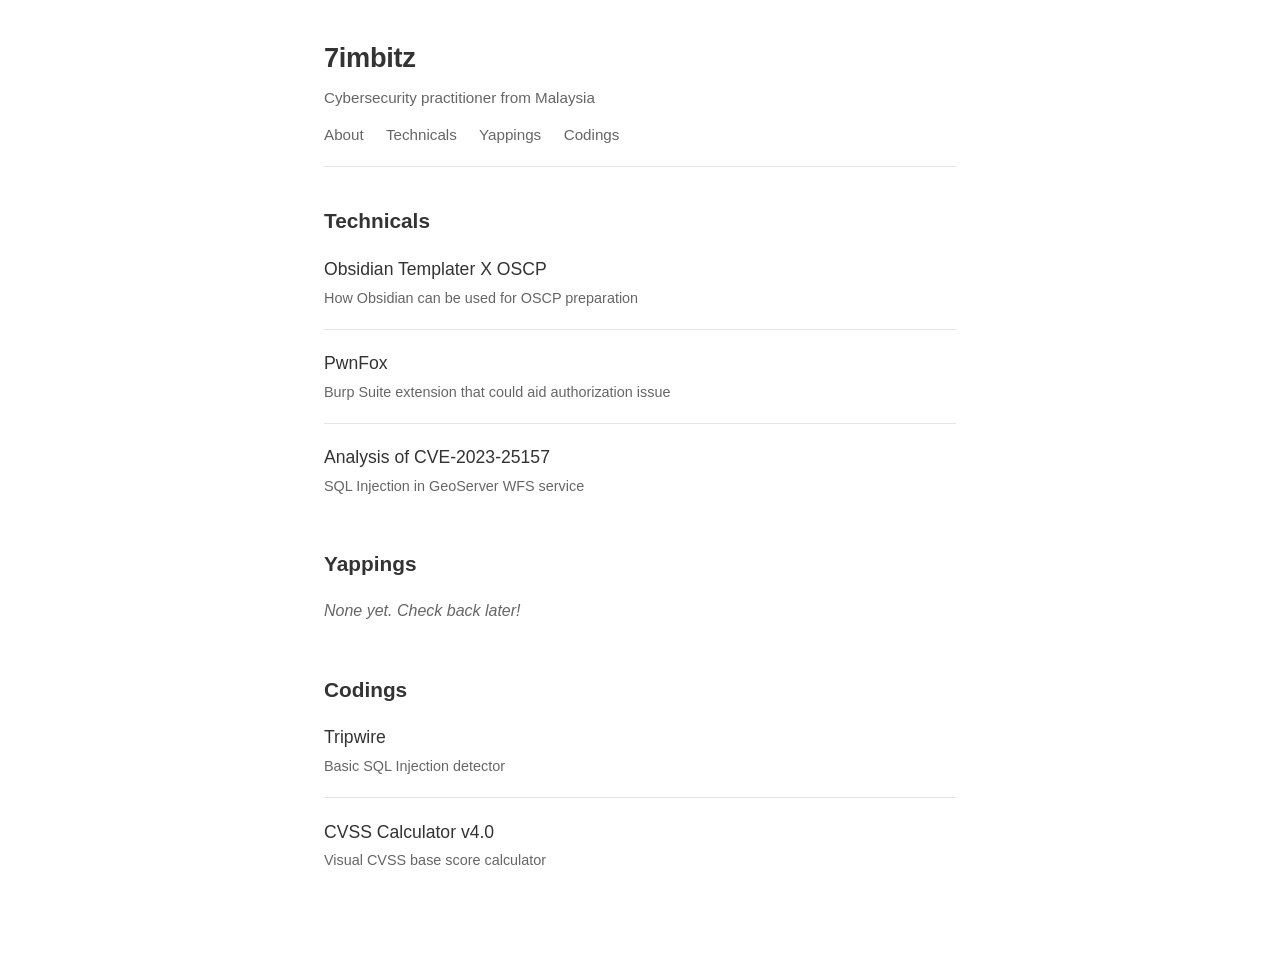
<file: index.html>
<!DOCTYPE html>
<html lang="en">
<head>
    <meta charset="UTF-8">
    <meta name="viewport" content="width=device-width, initial-scale=1.0">
    <title>7imbitz</title>
    <link rel="stylesheet" href="/style.css">
</head>
<body>
    <header>
        <h1><a href="/">7imbitz</a></h1>
        <p class="tagline">Cybersecurity practitioner from Malaysia</p>
        <nav>
            <a href="/docs/aboutMe.html">About</a>            
            <a href="/docs/technicals.html">Technicals</a>
            <a href="/docs/yappings.html">Yappings</a>
            <a href="/docs/codings.html">Codings</a>
        </nav>
    </header>

    <main>
        <h2 class="category-title">Technicals</h2>
        <ul class="post-list">
            <li>
                <a href="/docs/Writings/Templater-OSCP.html">Obsidian Templater X OSCP</a>
                <p class="desc">How Obsidian can be used for OSCP preparation</p>
            </li>
            <li>
                <a href="/docs/Writings/PwnFox.html">PwnFox</a>
                <p class="desc">Burp Suite extension that could aid authorization issue</p>
            </li>
            <li>
                <a href="/docs/N-Day/CVE-2023-25157.html">Analysis of CVE-2023-25157</a>
                <p class="desc">SQL Injection in GeoServer WFS service</p>
            </li>
        </ul>

        <h2 class="category-title">Yappings</h2>
        <p class="empty-note">None yet. Check back later!</p>

        <h2 class="category-title">Codings</h2>
        <ul class="post-list">
            <li>
                <a href="/docs/Programming/Tripwire.html">Tripwire</a>
                <p class="desc">Basic SQL Injection detector</p>
            </li>
            <li>
                <a href="/cvss/">CVSS Calculator v4.0</a>
                <p class="desc">Visual CVSS base score calculator</p>
            </li>
        </ul>
    </main>
</body>
</html>
</file>
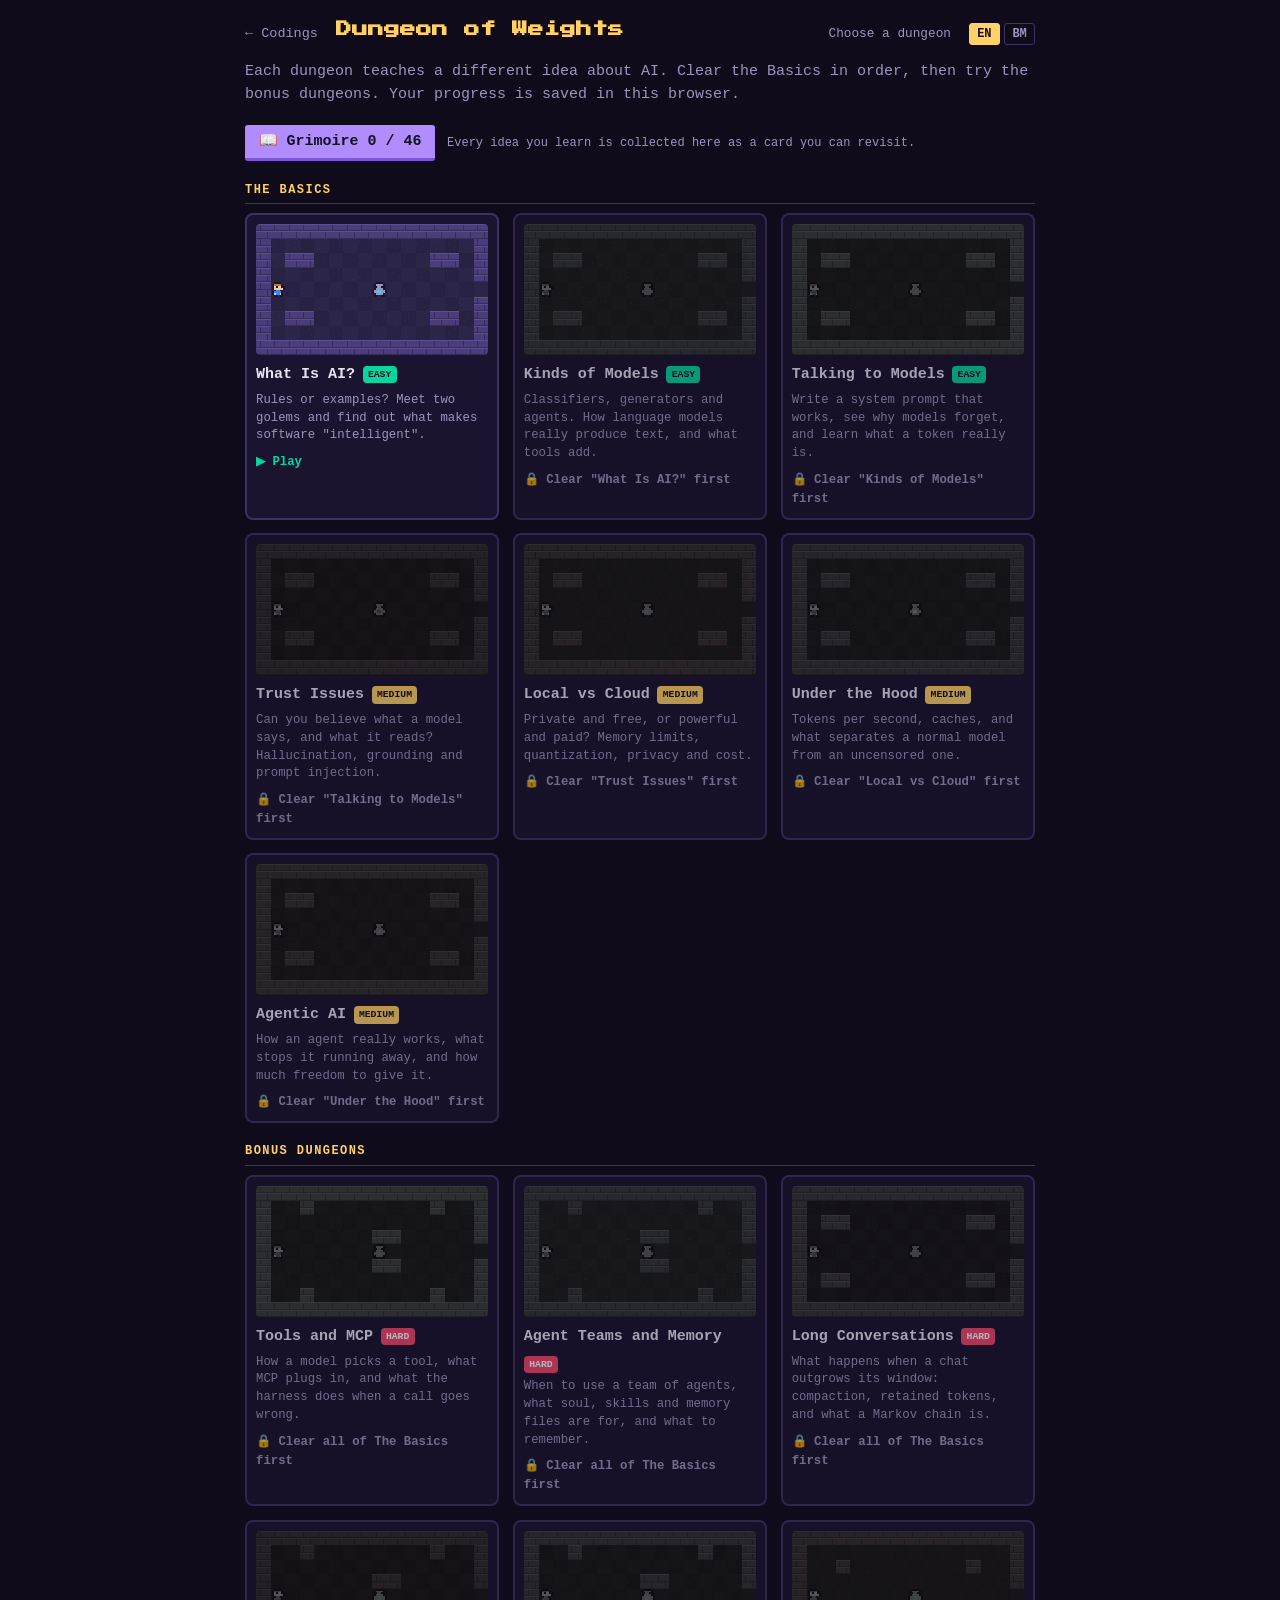
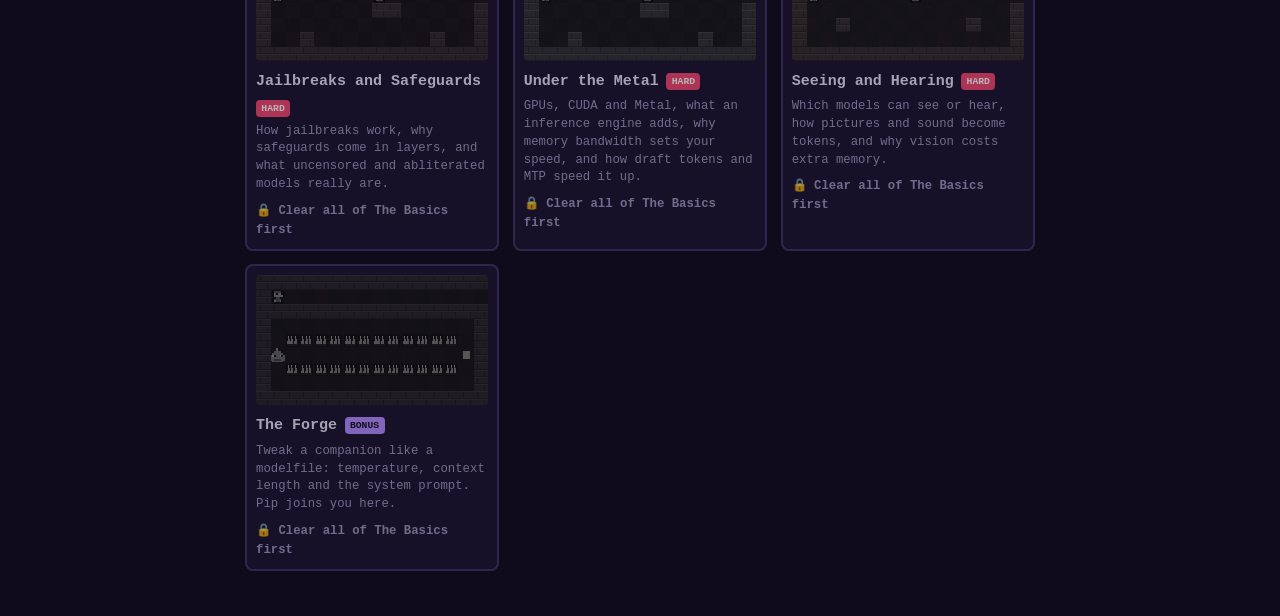
<file: ai/index.html>
<!DOCTYPE html>
<html lang="en">
<head>
    <meta charset="UTF-8">
    <meta name="viewport" content="width=device-width, initial-scale=1.0">
    <title>Dungeon of Weights — 7imbitz</title>
    <meta name="description" content="A tiny pixel dungeon crawler that teaches how AI works: what AI is, kinds of models, local vs cloud, and how to tweak a model.">
    <link rel="preconnect" href="https://fonts.googleapis.com">
    <link rel="preconnect" href="https://fonts.gstatic.com" crossorigin>
    <link href="https://fonts.googleapis.com/css2?family=Press+Start+2P&display=swap" rel="stylesheet">
    <link rel="icon" href="favicon.ico" sizes="any">
    <link rel="stylesheet" href="game.css">
</head>
<body>
    <main class="wrap">
        <header class="bar">
            <a class="back" id="back-link" href="../docs/codings.html" data-t="← Codings">&larr; Codings</a>
            <button class="back-btn" id="to-hub" type="button" data-t="← Dungeons" hidden>&larr; Dungeons</button>
            <h1>Dungeon of Weights</h1>
            <p class="floor" id="floor-label">Choose a dungeon</p>
            <div class="lang" role="group" aria-label="Language" data-t-aria="Language">
                <button class="lang-btn" id="lang-en" type="button" aria-label="English">EN</button>
                <button class="lang-btn" id="lang-bm" type="button" aria-label="Bahasa Malaysia">BM</button>
            </div>
        </header>

        <!-- ================= HUB ================= -->
        <section id="hub" class="hub" aria-label="Dungeon select">
            <p class="hub-intro" data-t="Each dungeon teaches a different idea about AI. Clear the Basics in order, then try the bonus dungeons. Your progress is saved in this browser.">Each dungeon teaches a different idea about AI. Clear the Basics in order, then try the bonus dungeons. Your progress is saved in this browser.</p>
            <div class="hub-tools">
                <button class="grim-btn" id="open-grimoire" type="button">&#128214; <span data-t="Grimoire">Grimoire</span> <span id="grim-count"></span></button>
                <span class="small" data-t="Every idea you learn is collected here as a card you can revisit.">Every idea you learn is collected here as a card you can revisit.</span>
            </div>
            <div id="hub-groups"></div>
        </section>

        <!-- ================= GRIMOIRE ================= -->
        <section id="grimoire" class="hub" aria-label="Grimoire" hidden>
            <p class="hub-intro" id="grim-intro"></p>
            <div class="grim-search">
                <label for="grim-search" data-t="Search the Grimoire">Search the Grimoire</label>
                <div class="grim-search-row">
                    <input type="search" id="grim-search" autocomplete="off" spellcheck="false">
                    <button type="button" class="ghost" id="grim-clear" data-t="Clear" hidden>Clear</button>
                </div>
                <p class="small" id="grim-results" aria-live="polite"></p>
            </div>
            <div id="grimoire-list"></div>
        </section>

        <!-- ================= GAME ================= -->
        <div id="game" hidden>
            <div class="screen-wrap" id="screen-wrap">
                <canvas id="screen" aria-label="Game screen" data-t-aria="Game screen"></canvas>
                <div class="overlay" id="overlay" hidden>
                    <div class="card" role="dialog" aria-modal="true" aria-labelledby="ov-title">
                        <h2 id="ov-title"></h2>
                        <div id="ov-text"></div>
                        <div class="card-actions">
                            <button id="ov-btn" type="button"></button>
                        </div>
                        <p class="card-hint" id="ov-hint">Press Enter</p>
                    </div>
                </div>
                <div class="puzzle" id="puzzle" hidden></div>
            </div>

            <section class="hud" id="hud" aria-label="Controls and status" data-t-aria="Controls and status">
                <div class="panel" id="panel-dial">
                    <h3 data-t="Temperature">Temperature</h3>
                    <div class="dial">
                        <button type="button" id="t-down" aria-label="Lower temperature" data-t-aria="Lower temperature">&minus;</button>
                        <input type="range" id="temp" min="0" max="2" step="0.1" value="0" aria-label="Temperature" data-t-aria="Temperature">
                        <button type="button" id="t-up" aria-label="Raise temperature" data-t-aria="Raise temperature">+</button>
                    </div>
                    <p class="dial-value"><span id="t-value">0.0</span> <span id="t-label"></span></p>
                    <p class="small" data-t-html="Keys: &lt;kbd&gt;Q&lt;/kbd&gt; colder · &lt;kbd&gt;E&lt;/kbd&gt; hotter">Keys: <kbd>Q</kbd> colder &middot; <kbd>E</kbd> hotter</p>
                </div>

                <div class="panel" id="panel-bars">
                    <h3 data-t="Pip's next move">Pip's next move</h3>
                    <div class="bars" id="bars"></div>
                    <p class="small" data-t="Chance of each move, like next-token odds.">Chance of each move, like next-token odds.</p>
                </div>

                <div class="panel" id="panel-pip">
                    <h3 id="pip-title">Pip</h3>
                    <p class="hp" id="hp" aria-live="polite"></p>
                    <p class="small" id="objective"></p>
                </div>

                <div class="panel wide" id="panel-ctx" hidden>
                    <h3 data-t="Context length (num_ctx)">Context length (num_ctx)</h3>
                    <div class="dial">
                        <button type="button" id="ctx-down" aria-label="Shorter context" data-t-aria="Shorter context">&minus;</button>
                        <input type="range" id="ctx-slider" min="0" max="5" step="1" value="1" aria-label="Context length" data-t-aria="Context length">
                        <button type="button" id="ctx-up" aria-label="Longer context" data-t-aria="Longer context">+</button>
                    </div>
                    <p class="dial-value"><span id="ctx-value">8 tokens</span></p>
                    <div class="w-row ctx-mem"><span class="w-name" data-t="Memory">Memory</span><div class="w-track"><div class="w-fill pos" id="ctx-fill"></div></div><span class="w-val" id="ctx-vram"></span></div>
                    <p class="ctx-state" id="ctx-state" aria-live="polite"></p>
                    <p class="small" data-t="A longer context remembers more but needs more memory (VRAM). Changing it reloads the model, so Pip starts again.">A longer context remembers more but needs more memory (VRAM). Changing it reloads the model, so Pip starts again.</p>
                    <p class="small" data-t-html="Keys: &lt;kbd&gt;Z&lt;/kbd&gt; shorter · &lt;kbd&gt;C&lt;/kbd&gt; longer">Keys: <kbd>Z</kbd> shorter &middot; <kbd>C</kbd> longer</p>
                </div>
                <div class="panel wide" id="panel-sys" hidden>
                    <h3 data-t="System prompt (SYSTEM)">System prompt (SYSTEM)</h3>
                    <p class="small" data-t="Click a rule to add it to Pip's system prompt, or press its number. Changing the prompt restarts Pip.">Click a rule to add it to Pip's system prompt, or press its number. Changing the prompt restarts Pip.</p>
                    <div class="rule-cards" id="sys-cards"></div>
                    <pre class="rule-preview" id="sys-preview"></pre>
                    <p class="ctx-state" id="sys-state" aria-live="polite"></p>
                    <p class="small" data-t="Vague rules give Pip nothing to act on. Specific rules change what it does.">Vague rules give Pip nothing to act on. Specific rules change what it does.</p>
                </div>
            </section>

            <section class="note" id="note" aria-live="polite"></section>

            <section class="panel log-panel" id="log-panel" aria-label="Pip's decision log">
                <h3 data-t="Why Pip chose that">Why Pip chose that</h3>
                <ol class="log" id="log"></ol>
                <p class="small" data-t="Each line shows the chance Pip had of picking that move and how it ranked. Low temperature means mostly 1st choices. High temperature means more 2nd to 4th.">Each line shows the chance Pip had of picking that move and how it ranked. Low temperature means mostly 1st choices. High temperature means more 2nd to 4th.</p>
            </section>

            <div class="dpad" aria-label="Touch controls" data-t-aria="Touch controls">
                <button type="button" data-dx="0" data-dy="-1" aria-label="Up" data-t-aria="Up">&uarr;</button>
                <button type="button" data-dx="-1" data-dy="0" aria-label="Left" data-t-aria="Left">&larr;</button>
                <button type="button" data-dx="0" data-dy="1" aria-label="Down" data-t-aria="Down">&darr;</button>
                <button type="button" data-dx="1" data-dy="0" aria-label="Right" data-t-aria="Right">&rarr;</button>
            </div>

            <p class="keys"><span data-t-html="Move the Hero with &lt;kbd&gt;WASD&lt;/kbd&gt; or arrow keys">Move the Hero with <kbd>WASD</kbd> or arrow keys</span> &middot; <span data-t="walk into a golem to challenge it">walk into a golem to challenge it</span><span id="keys-dial"> &middot; <span data-t-html="&lt;kbd&gt;Q&lt;/kbd&gt;/&lt;kbd&gt;E&lt;/kbd&gt; or the slider changes Pip's temperature"><kbd>Q</kbd>/<kbd>E</kbd> or the slider changes Pip's temperature</span></span> &middot; <span data-t-html="&lt;kbd&gt;R&lt;/kbd&gt; restarts the room"><kbd>R</kbd> restarts the room</span></p>
        </div>
    </main>

    <script src="i18n.js"></script>
    <script>
        // Load the Bahasa Malaysia dictionary only when that language is selected.
        (function () {
            try {
                if (localStorage.getItem('dungeon-of-weights.lang') === 'bm') { document.write('<script src="lang-bm.js"><\/script>'); }
            } catch (e) { /* storage blocked: English */ }
        })();
    </script>
    <script src="logic.js"></script>
    <script src="puzzles.js"></script>
    <script src="content.js"></script>
    <script src="puzzle-ui.js"></script>
    <script src="game.js"></script>
</body>
</html>
</file>
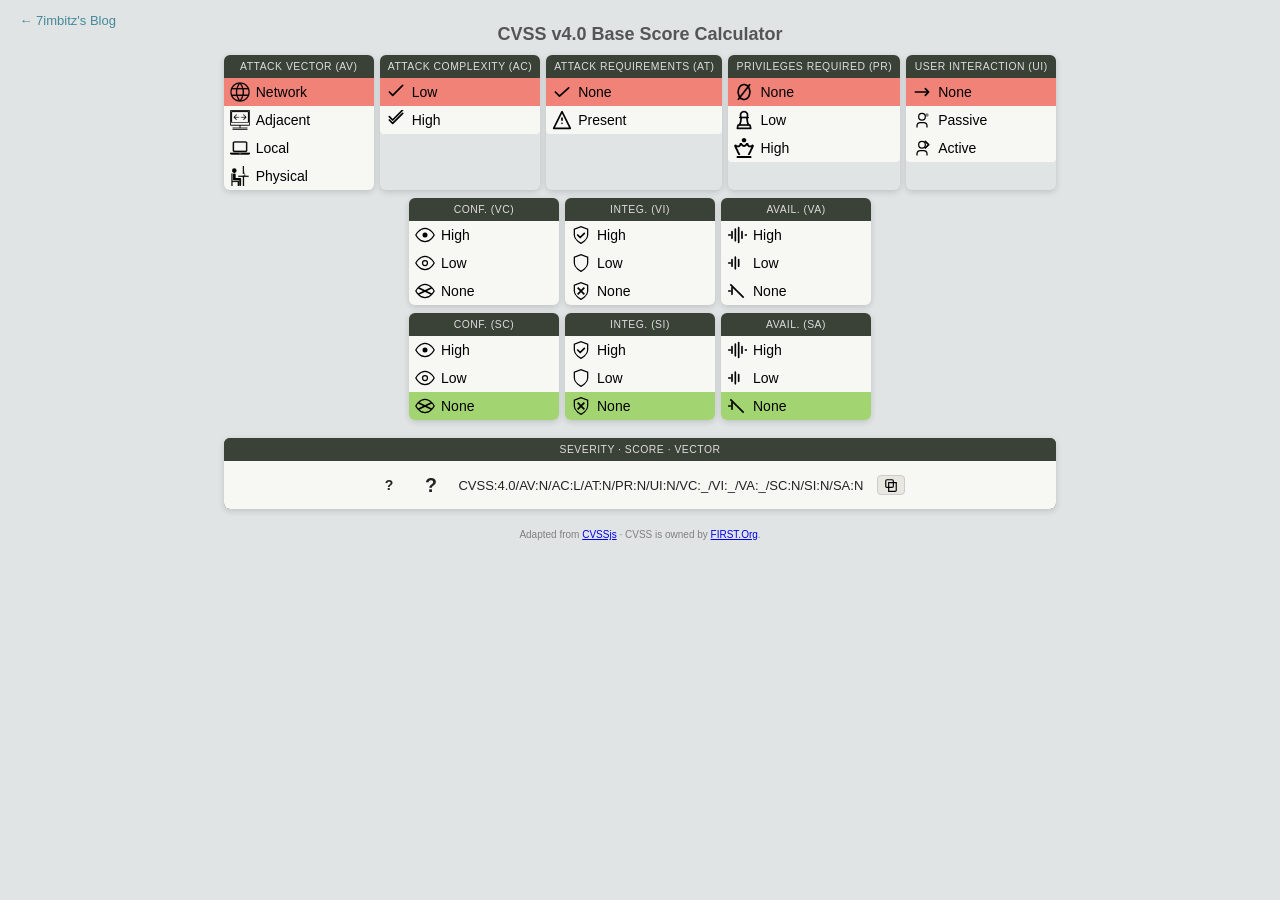
<file: cvss/index.html>
<!DOCTYPE html>
<html lang="en">
<head>
    <meta charset="UTF-8">
    <meta name="viewport" content="width=device-width, initial-scale=1.0">
    <title>CVSS Calculator v4.0 - Base Score</title>
    <link rel="icon" type="image/png" href="favicon.png">
    <meta name="description" content="CVSS Version 4.0 Base Score Calculator with visual icons"/>
    <link rel="stylesheet" href="cvss.css">
    <script src="icons.js"></script>
    <script src="cvss.js"></script>
    <style>
        body { background: #e0e4e4; font-family: arial, sans-serif; padding: 1em; text-align: center; }
        h3 { color: #555; margin: 0 0 10px; font-size: 18px; }
        #footer { font-size: x-small; color: gray; margin-top: 12px; }
        .back-link { position: absolute; top: 1em; left: 1.5em; font-size: small; color: #489; text-decoration: none; }
        .back-link:hover { text-decoration: underline; }
    </style>
</head>
<body>
    <a href="/" class="back-link">&larr; 7imbitz's Blog</a>
    <h3>CVSS v4.0 Base Score Calculator</h3>
    <div class="cvssjs" id="cvssboard"></div>
    <footer id="footer">
        Adapted from <a href="https://github.com/cvssjs">CVSSjs</a> &middot;
        CVSS is owned by <a href="https://www.first.org/cvss">FIRST.Org</a>.
    </footer>
    <script>
        var hashVec = decodeURIComponent(window.location.hash.substring(1));
        var c;
        c = new CVSS("cvssboard", {
            onchange: function() {
                if (c) window.location.hash = c.get().vector;
            }
        });
        if (hashVec.length > 0) {
            c.set(hashVec);
        }
        window.addEventListener('hashchange', function() {
            var newHash = decodeURIComponent(window.location.hash.substring(1));
            if (newHash.length > 0 && newHash !== c.get().vector) {
                c.set(newHash);
            }
        });
    </script>
</body>
</html>
</file>
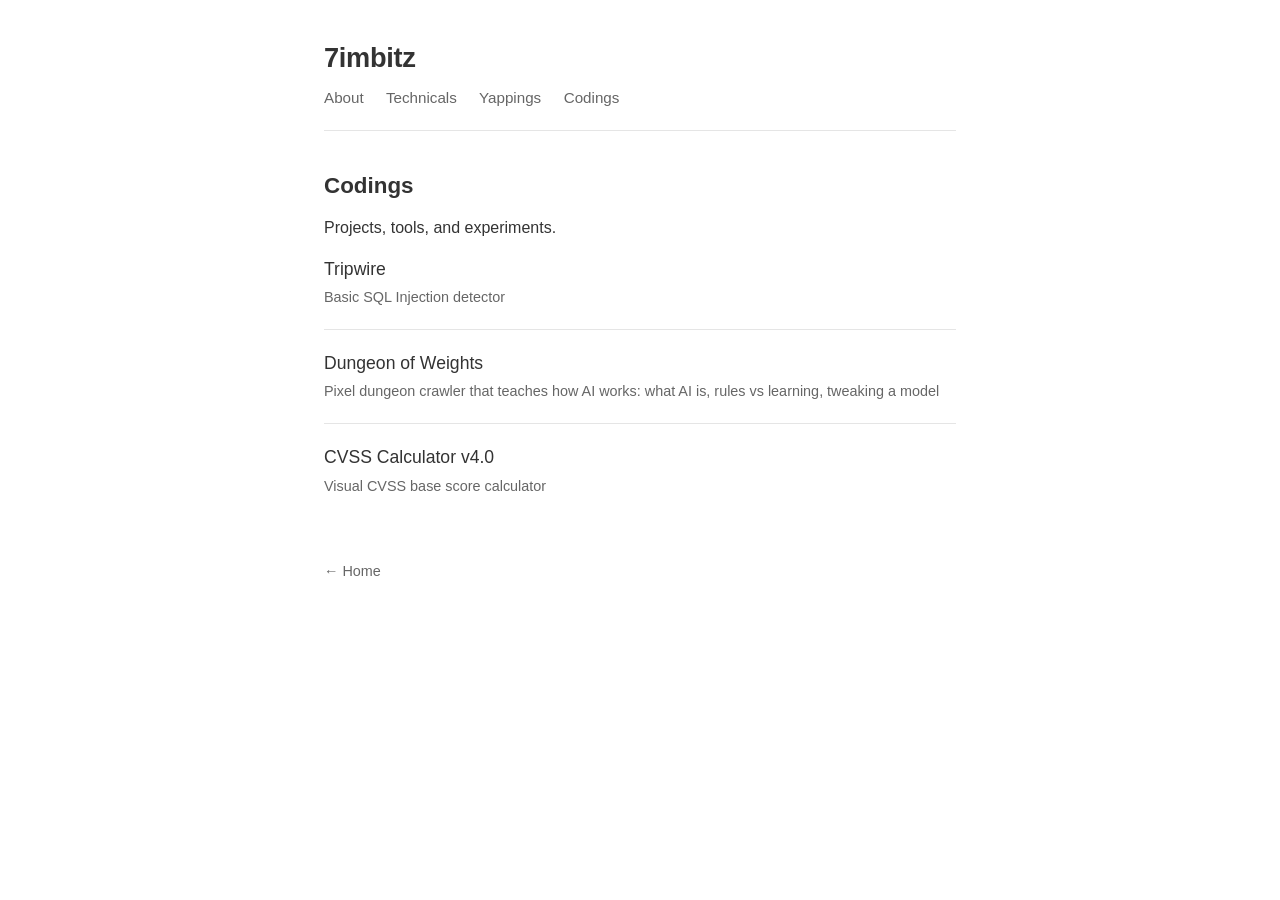
<file: docs/codings.html>
<!DOCTYPE html>
<html lang="en">
<head>
    <meta charset="UTF-8">
    <meta name="viewport" content="width=device-width, initial-scale=1.0">
    <title>Codings — 7imbitz</title>
    <link rel="stylesheet" href="/style.css">
</head>
<body>
    <header>
        <h1><a href="/">7imbitz</a></h1>
        <nav>
            <a href="/docs/aboutMe.html">About</a>            
            <a href="/docs/technicals.html">Technicals</a>
            <a href="/docs/yappings.html">Yappings</a>
            <a href="/docs/codings.html">Codings</a>
        </nav>
    </header>

    <main>
        <h2>Codings</h2>
        <p>Projects, tools, and experiments.</p>

        <ul class="post-list">
            <li>
                <a href="/docs/Programming/Tripwire.html">Tripwire</a>
                <p class="desc">Basic SQL Injection detector</p>
            </li>
            <li>
                <a href="/ai/">Dungeon of Weights</a>
                <p class="desc">Pixel dungeon crawler that teaches how AI works: what AI is, rules vs learning, tweaking a model</p>
            </li>
            <li>
                <a href="/cvss/">CVSS Calculator v4.0</a>
                <p class="desc">Visual CVSS base score calculator</p>
            </li>
        </ul>

        <a href="/" class="back">&larr; Home</a>
    </main>
</body>
</html>
</file>
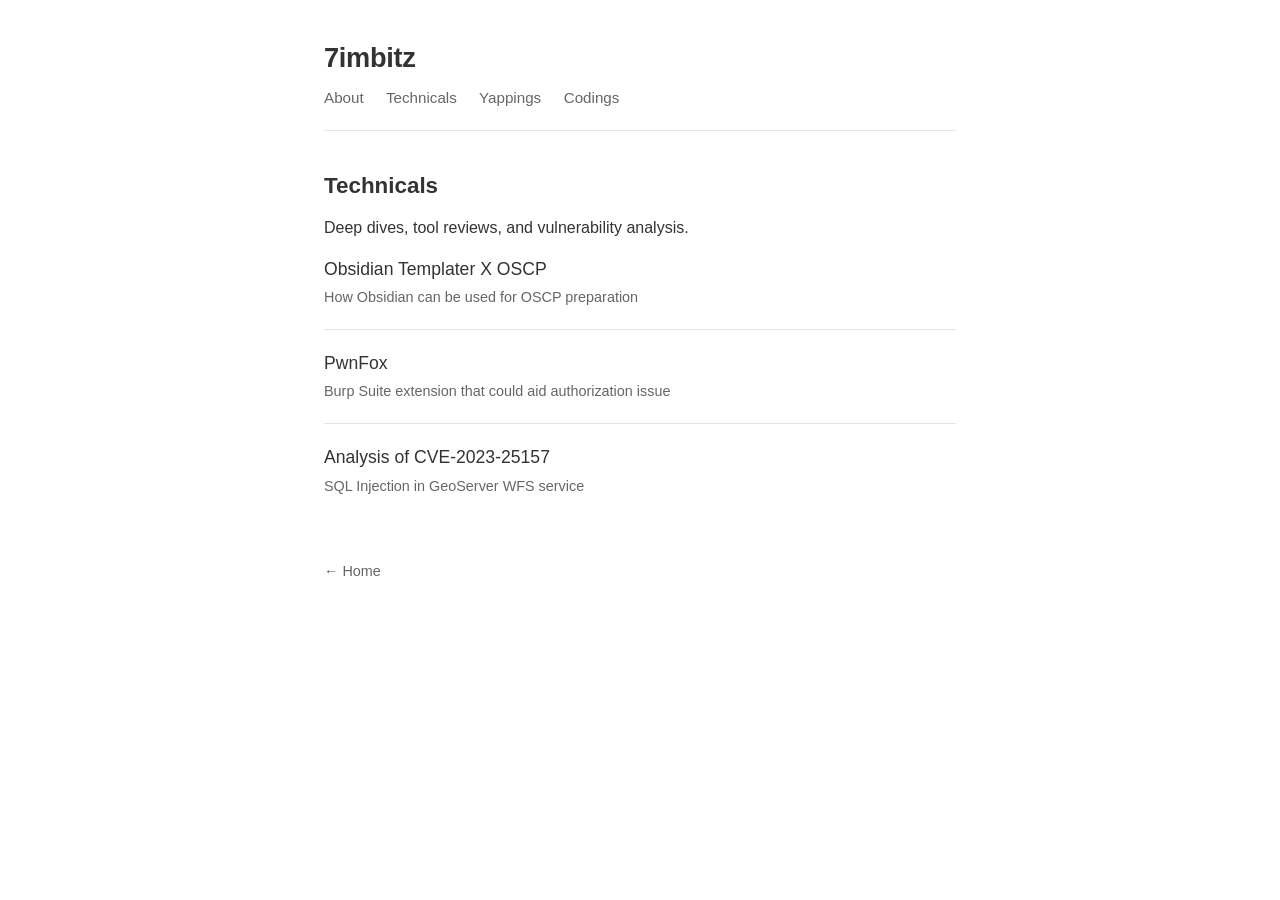
<file: docs/technicals.html>
<!DOCTYPE html>
<html lang="en">
<head>
    <meta charset="UTF-8">
    <meta name="viewport" content="width=device-width, initial-scale=1.0">
    <title>Technicals — 7imbitz</title>
    <link rel="stylesheet" href="/style.css">
</head>
<body>
    <header>
        <h1><a href="/">7imbitz</a></h1>
        <nav>
            <a href="/docs/aboutMe.html">About</a>            
            <a href="/docs/technicals.html">Technicals</a>
            <a href="/docs/yappings.html">Yappings</a>
            <a href="/docs/codings.html">Codings</a>
        </nav>
    </header>

    <main>
        <h2>Technicals</h2>
        <p>Deep dives, tool reviews, and vulnerability analysis.</p>

        <ul class="post-list">
            <li>
                <a href="/docs/Writings/Templater-OSCP.html">Obsidian Templater X OSCP</a>
                <p class="desc">How Obsidian can be used for OSCP preparation</p>
            </li>
            <li>
                <a href="/docs/Writings/PwnFox.html">PwnFox</a>
                <p class="desc">Burp Suite extension that could aid authorization issue</p>
            </li>
            <li>
                <a href="/docs/N-Day/CVE-2023-25157.html">Analysis of CVE-2023-25157</a>
                <p class="desc">SQL Injection in GeoServer WFS service</p>
            </li>
        </ul>

        <a href="/" class="back">&larr; Home</a>
    </main>
</body>
</html>
</file>
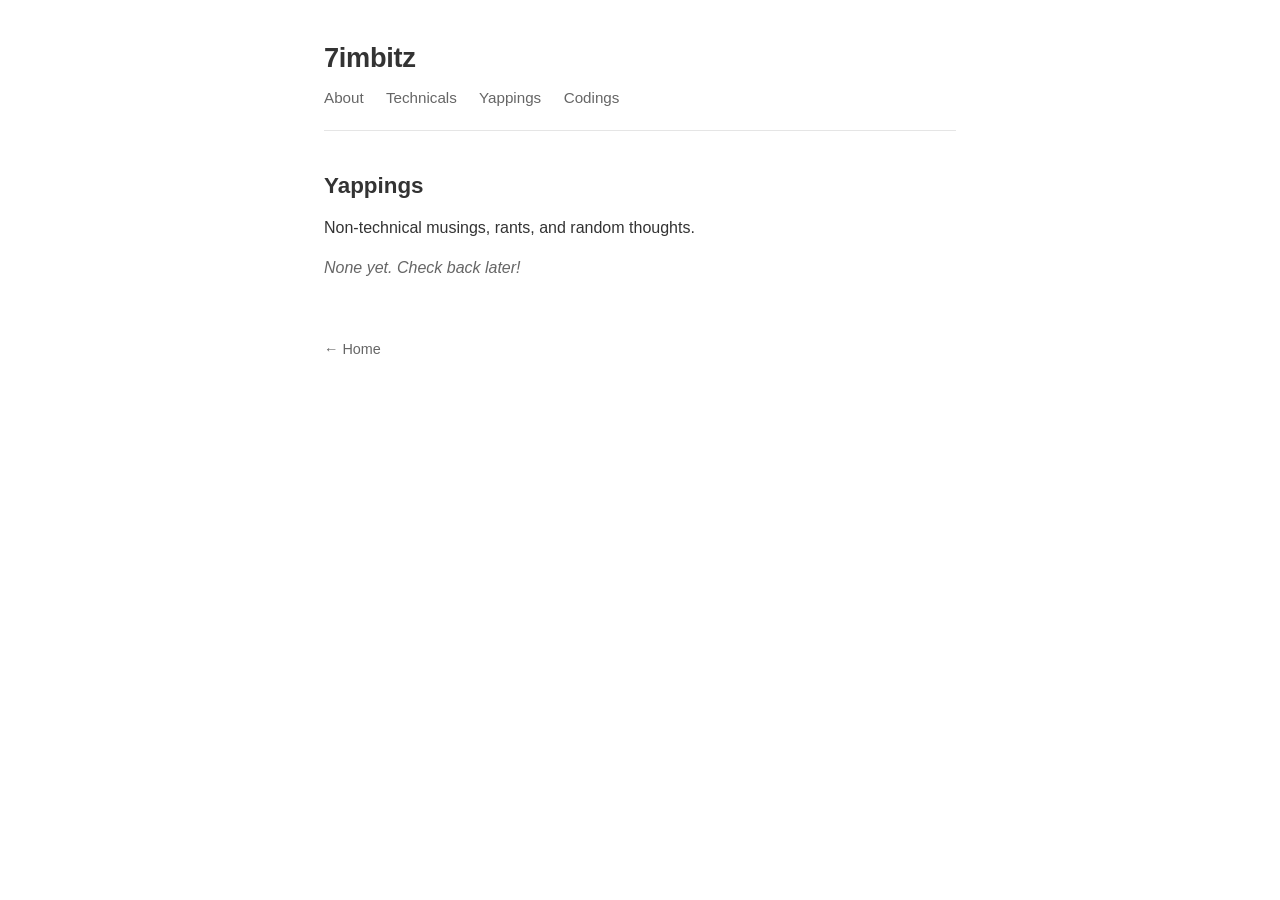
<file: docs/yappings.html>
<!DOCTYPE html>
<html lang="en">
<head>
    <meta charset="UTF-8">
    <meta name="viewport" content="width=device-width, initial-scale=1.0">
    <title>Yappings — 7imbitz</title>
    <link rel="stylesheet" href="/style.css">
</head>
<body>
    <header>
        <h1><a href="/">7imbitz</a></h1>
        <nav>
            <a href="/docs/aboutMe.html">About</a>            
            <a href="/docs/technicals.html">Technicals</a>
            <a href="/docs/yappings.html">Yappings</a>
            <a href="/docs/codings.html">Codings</a>
        </nav>
    </header>

    <main>
        <h2>Yappings</h2>
        <p>Non-technical musings, rants, and random thoughts.</p>
        <p class="empty-note">None yet. Check back later!</p>

        <a href="/" class="back">&larr; Home</a>
    </main>
</body>
</html>
</file>
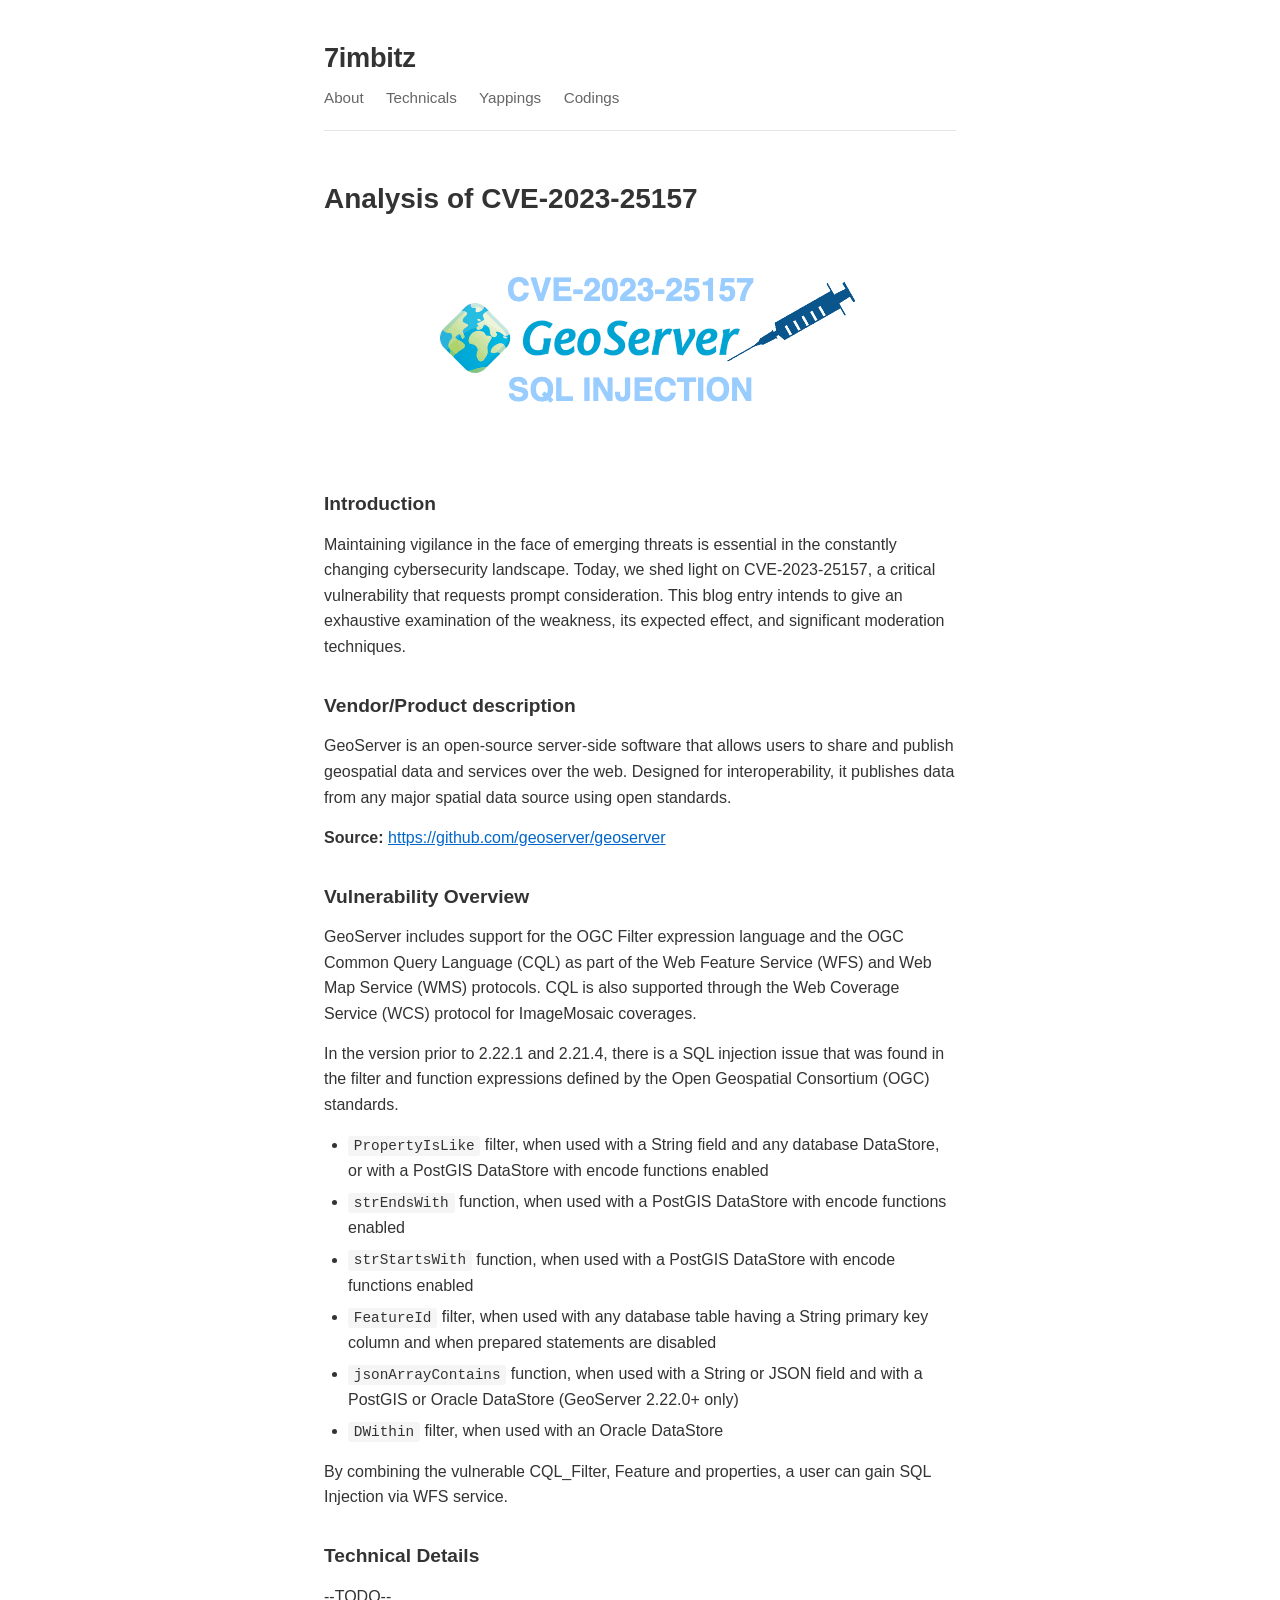
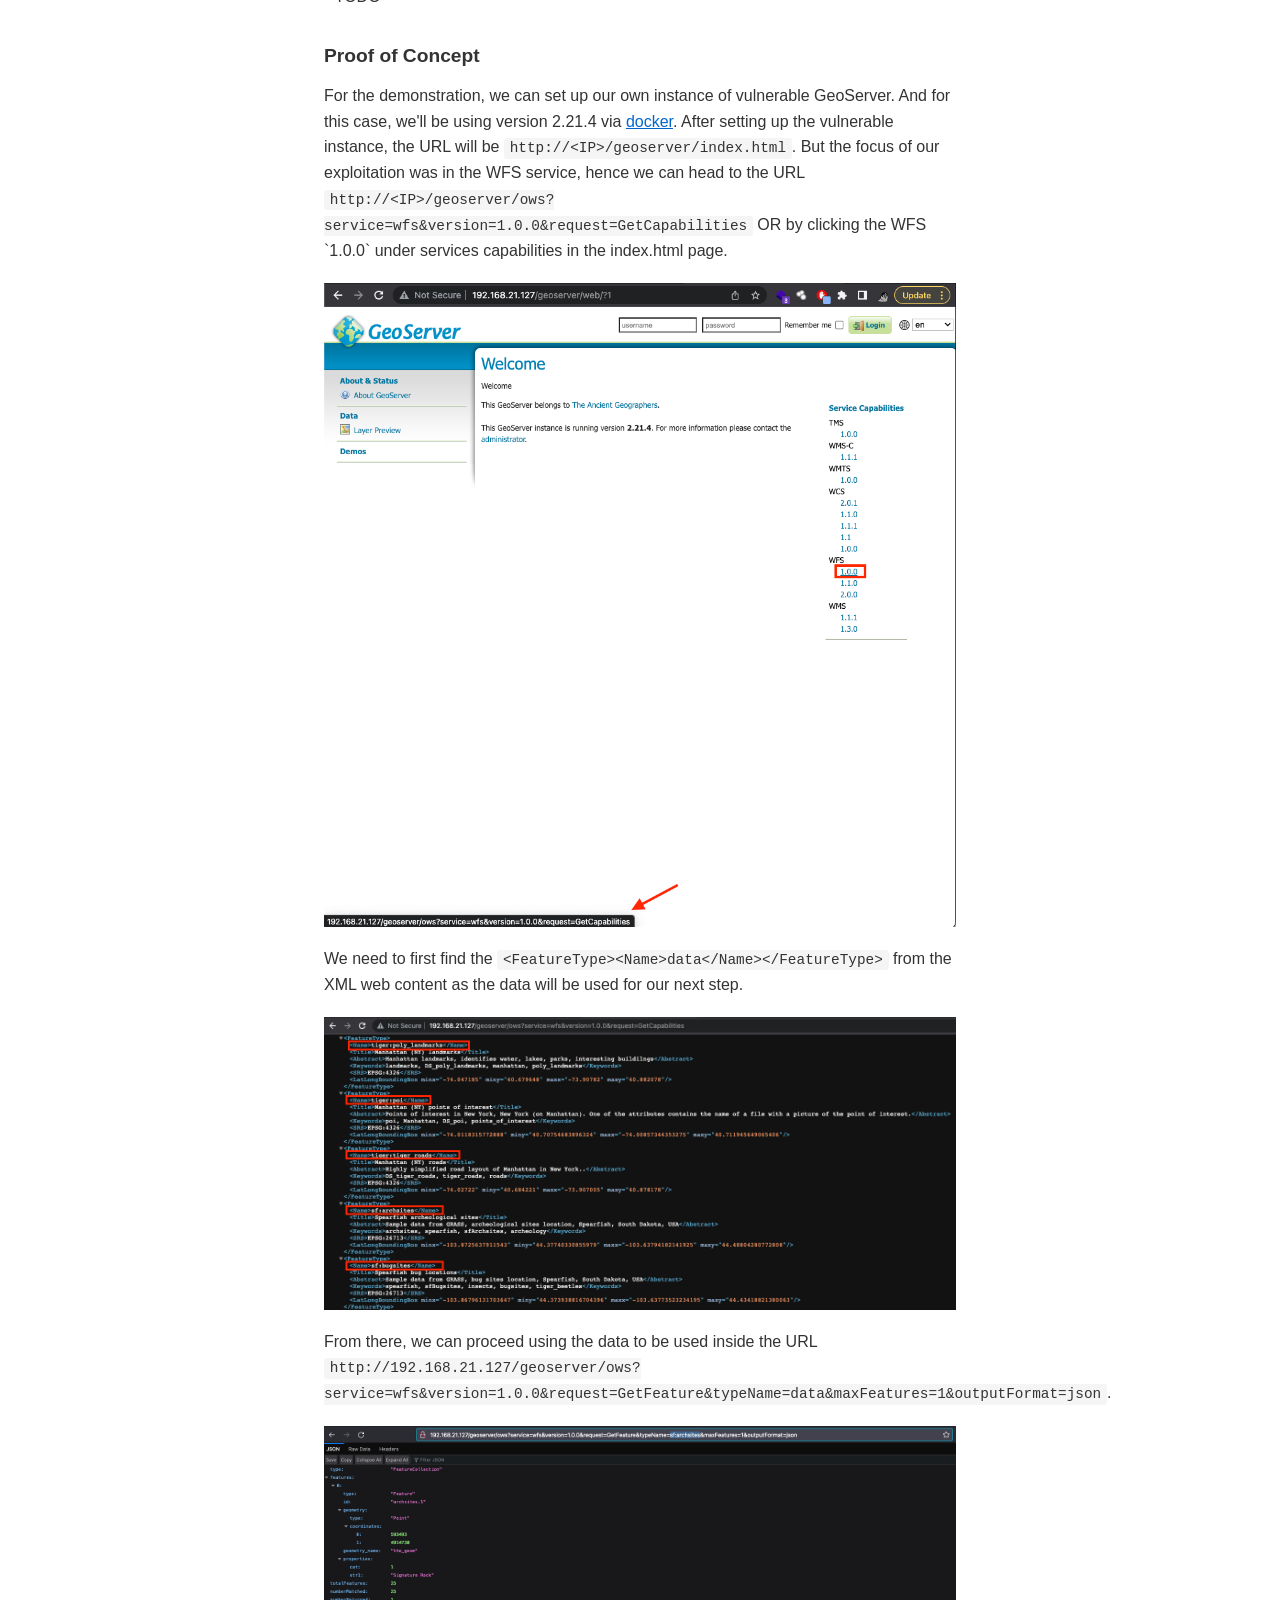
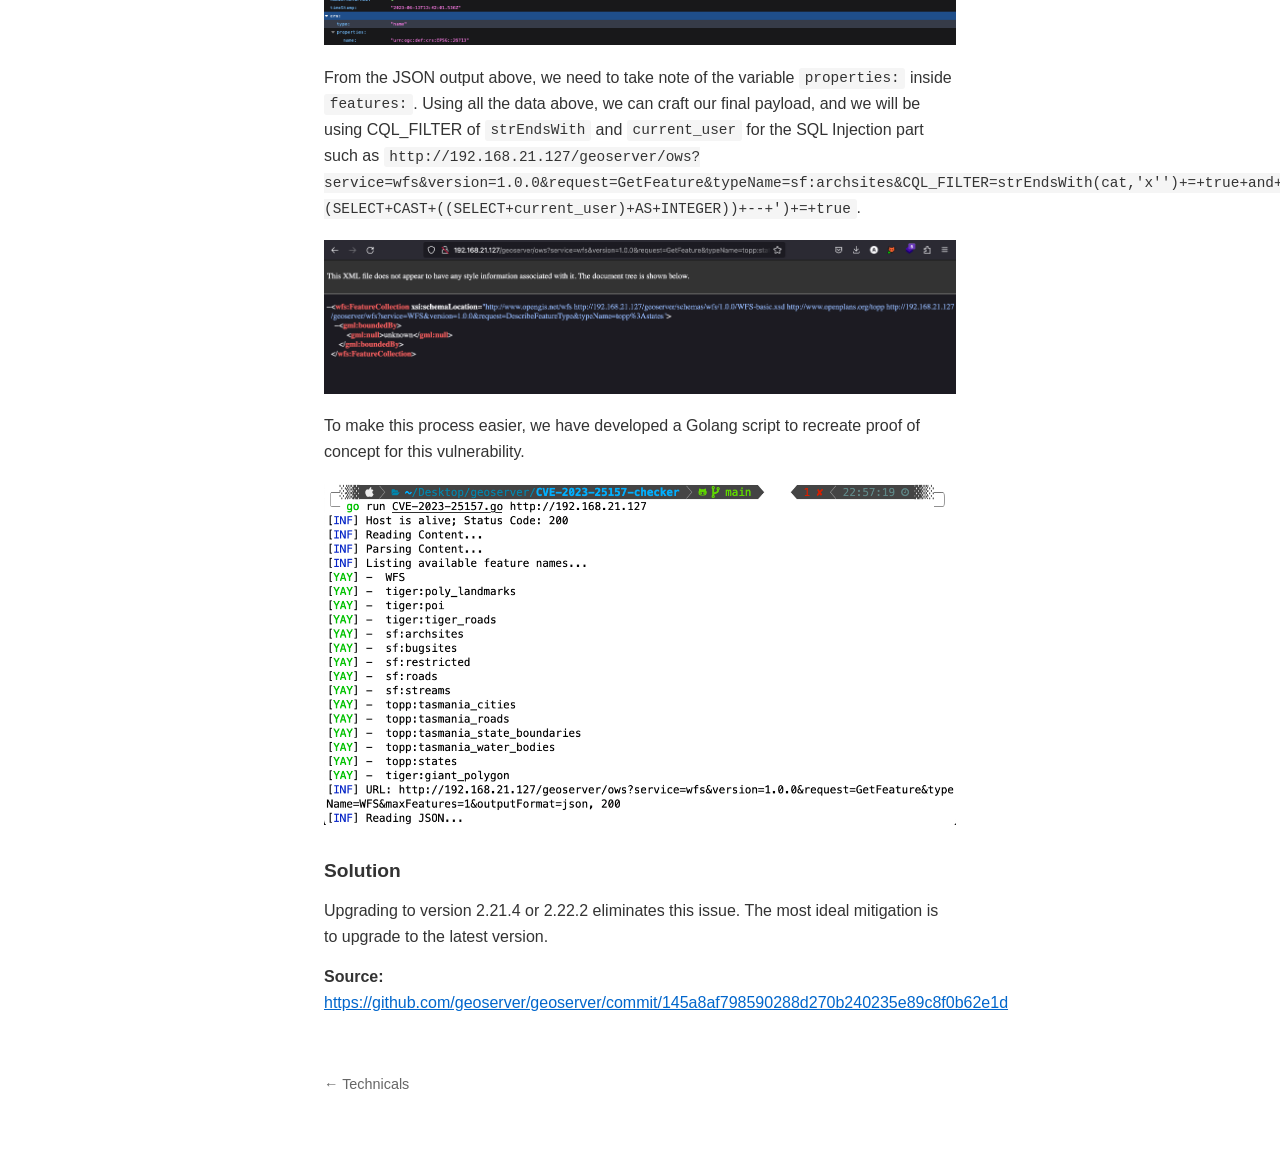
<file: docs/N-Day/CVE-2023-25157.html>
<!DOCTYPE html>
<html lang="en">
<head>
    <meta charset="UTF-8">
    <meta name="viewport" content="width=device-width, initial-scale=1.0">
    <title>Analysis of CVE-2023-25157 — 7imbitz</title>
    <link rel="stylesheet" href="/style.css">
</head>
<body>
    <header>
        <h1><a href="/">7imbitz</a></h1>
        <nav>
            <a href="/docs/aboutMe.html">About</a>            
            <a href="/docs/technicals.html">Technicals</a>
            <a href="/docs/yappings.html">Yappings</a>
            <a href="/docs/codings.html">Codings</a>
        </nav>
    </header>

    <main>
        <article>
            <h1>Analysis of CVE-2023-25157</h1>
            <img src="/images/CVE-2023-25157/CVE-2023-25157-header.png" alt="Diagram">

            <h3>Introduction</h3>
            <p>Maintaining vigilance in the face of emerging threats is essential in the constantly changing cybersecurity landscape. Today, we shed light on CVE-2023-25157, a critical vulnerability that requests prompt consideration. This blog entry intends to give an exhaustive examination of the weakness, its expected effect, and significant moderation techniques.</p>

            <h3>Vendor/Product description</h3>
            <p>GeoServer is an open-source server-side software that allows users to share and publish geospatial data and services over the web. Designed for interoperability, it publishes data from any major spatial data source using open standards.</p>
            <p><strong>Source:</strong> <a href="https://github.com/geoserver/geoserver" target="_blank">https://github.com/geoserver/geoserver</a></p>

            <h3>Vulnerability Overview</h3>
            <p>GeoServer includes support for the OGC Filter expression language and the OGC Common Query Language (CQL) as part of the Web Feature Service (WFS) and Web Map Service (WMS) protocols. CQL is also supported through the Web Coverage Service (WCS) protocol for ImageMosaic coverages.</p>
            <p>In the version prior to 2.22.1 and 2.21.4, there is a SQL injection issue that was found in the filter and function expressions defined by the Open Geospatial Consortium (OGC) standards.</p>
            <ul>
                <li><code>PropertyIsLike</code> filter, when used with a String field and any database DataStore, or with a PostGIS DataStore with encode functions enabled</li>
                <li><code>strEndsWith</code> function, when used with a PostGIS DataStore with encode functions enabled</li>
                <li><code>strStartsWith</code> function, when used with a PostGIS DataStore with encode functions enabled</li>
                <li><code>FeatureId</code> filter, when used with any database table having a String primary key column and when prepared statements are disabled</li>
                <li><code>jsonArrayContains</code> function, when used with a String or JSON field and with a PostGIS or Oracle DataStore (GeoServer 2.22.0+ only)</li>
                <li><code>DWithin</code> filter, when used with an Oracle DataStore</li>
            </ul>
            <p>By combining the vulnerable CQL_Filter, Feature and properties, a user can gain SQL Injection via WFS service.</p>

            <h3>Technical Details</h3>
            <p>--TODO--</p>

            <h3>Proof of Concept</h3>
            <p>For the demonstration, we can set up our own instance of vulnerable GeoServer. And for this case, we'll be using version 2.21.4 via <a href="https://github.com/geoserver/docker" target="_blank">docker</a>. After setting up the vulnerable instance, the URL will be <code>http://&lt;IP&gt;/geoserver/index.html</code>. But the focus of our exploitation was in the WFS service, hence we can head to the URL <code>http://&lt;IP&gt;/geoserver/ows?service=wfs&version=1.0.0&request=GetCapabilities</code> OR by clicking the WFS `1.0.0` under services capabilities in the index.html page.</p>
            <img src="/images/CVE-2023-25157/CVE-2023-25157-demo.png" alt="WFS Service Capabilities">
            <p>We need to first find the <code>&lt;FeatureType&gt;&lt;Name&gt;data&lt;/Name&gt;&lt;/FeatureType&gt;</code> from the XML web content as the data will be used for our next step.</p>
            <img src="/images/CVE-2023-25157/CVE-2023-25157-param.png" alt="XML Web Content">
            <p>From there, we can proceed using the data to be used inside the URL <code>http://192.168.21.127/geoserver/ows?service=wfs&version=1.0.0&request=GetFeature&typeName=data&maxFeatures=1&outputFormat=json</code>.</p>
            <img src="/images/CVE-2023-25157/CVE-2023-25157-json.png" alt="JSON Output">
            <p>From the JSON output above, we need to take note of the variable <code>properties:</code> inside <code>features:</code>. Using all the data above, we can craft our final payload, and we will be using CQL_FILTER of <code>strEndsWith</code> and <code>current_user</code> for the SQL Injection part such as <code>http://192.168.21.127/geoserver/ows?service=wfs&version=1.0.0&request=GetFeature&typeName=sf:archsites&CQL_FILTER=strEndsWith(cat,'x'')+=+true+and+1=(SELECT+CAST+((SELECT+current_user)+AS+INTEGER))+--+')+=+true</code>.</p>
            <img src="/images/CVE-2023-25157/CVE-2023-25157-output.png" alt="Final Payload">
            <p>To make this process easier, we have developed a Golang script to recreate proof of concept for this vulnerability.</p>
            <img src="/images/CVE-2023-25157/CVE-2023-25157-poc.png" alt="Golang Script">

            <h3>Solution</h3>
            <p>Upgrading to version 2.21.4 or 2.22.2 eliminates this issue. The most ideal mitigation is to upgrade to the latest version.</p>
            <p><strong>Source:</strong> <a href="https://github.com/geoserver/geoserver/commit/145a8af798590288d270b240235e89c8f0b62e1d" target="_blank">https://github.com/geoserver/geoserver/commit/145a8af798590288d270b240235e89c8f0b62e1d</a></p>
        </article>

        <a href="/docs/technicals.html" class="back">&larr; Technicals</a>
    </main>
</body>
</html>
</file>
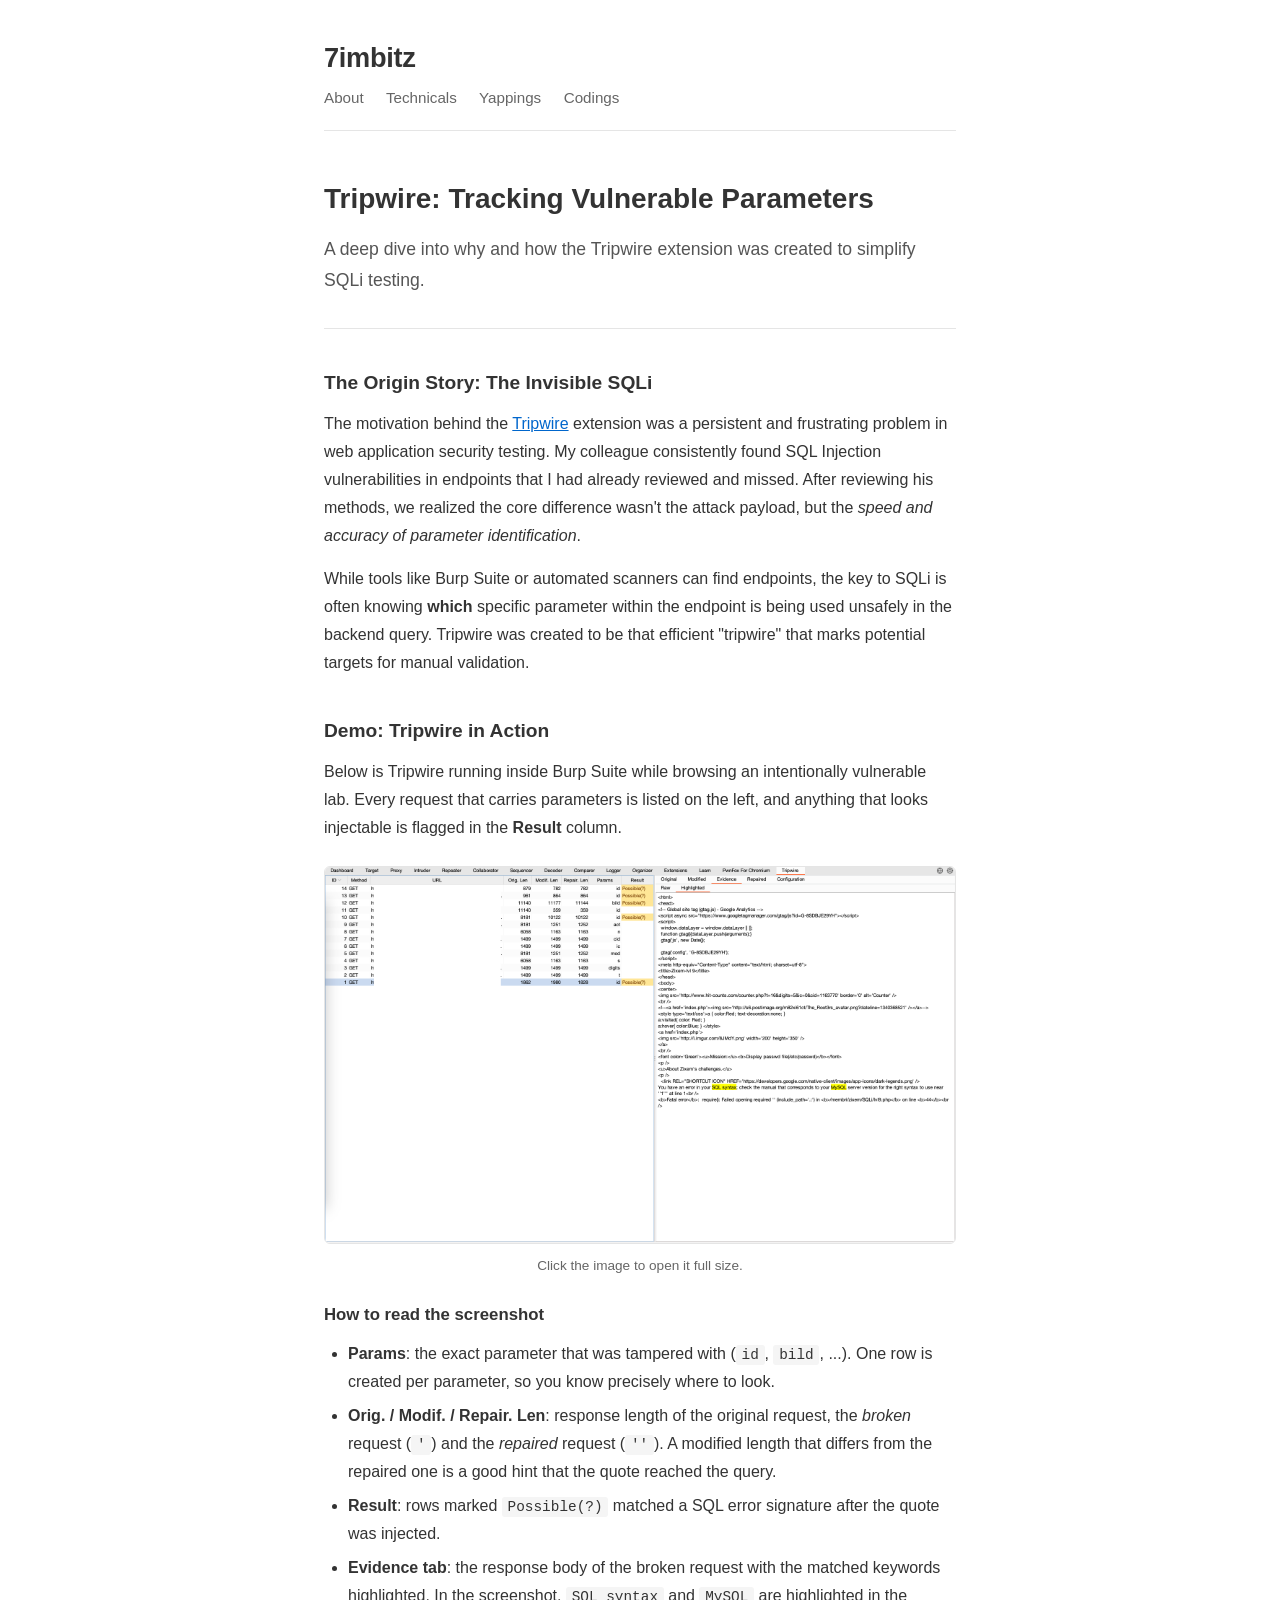
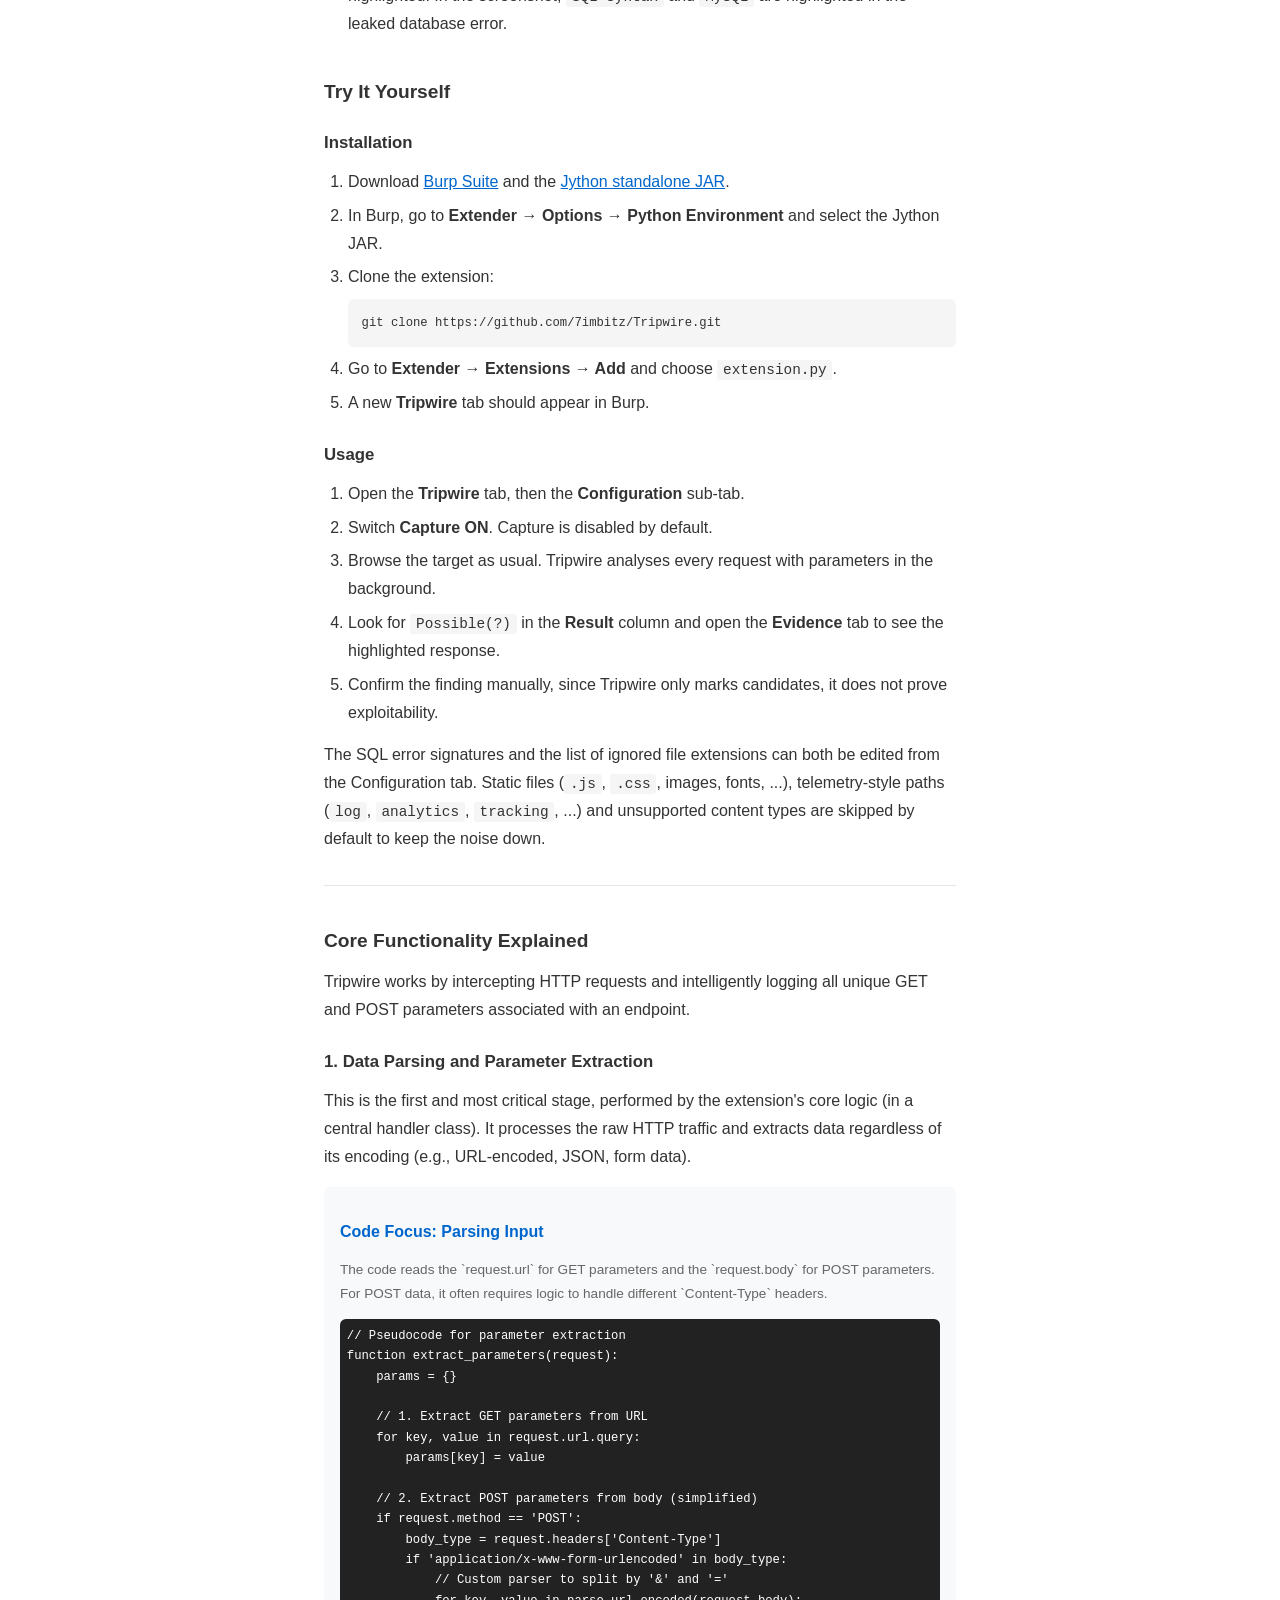
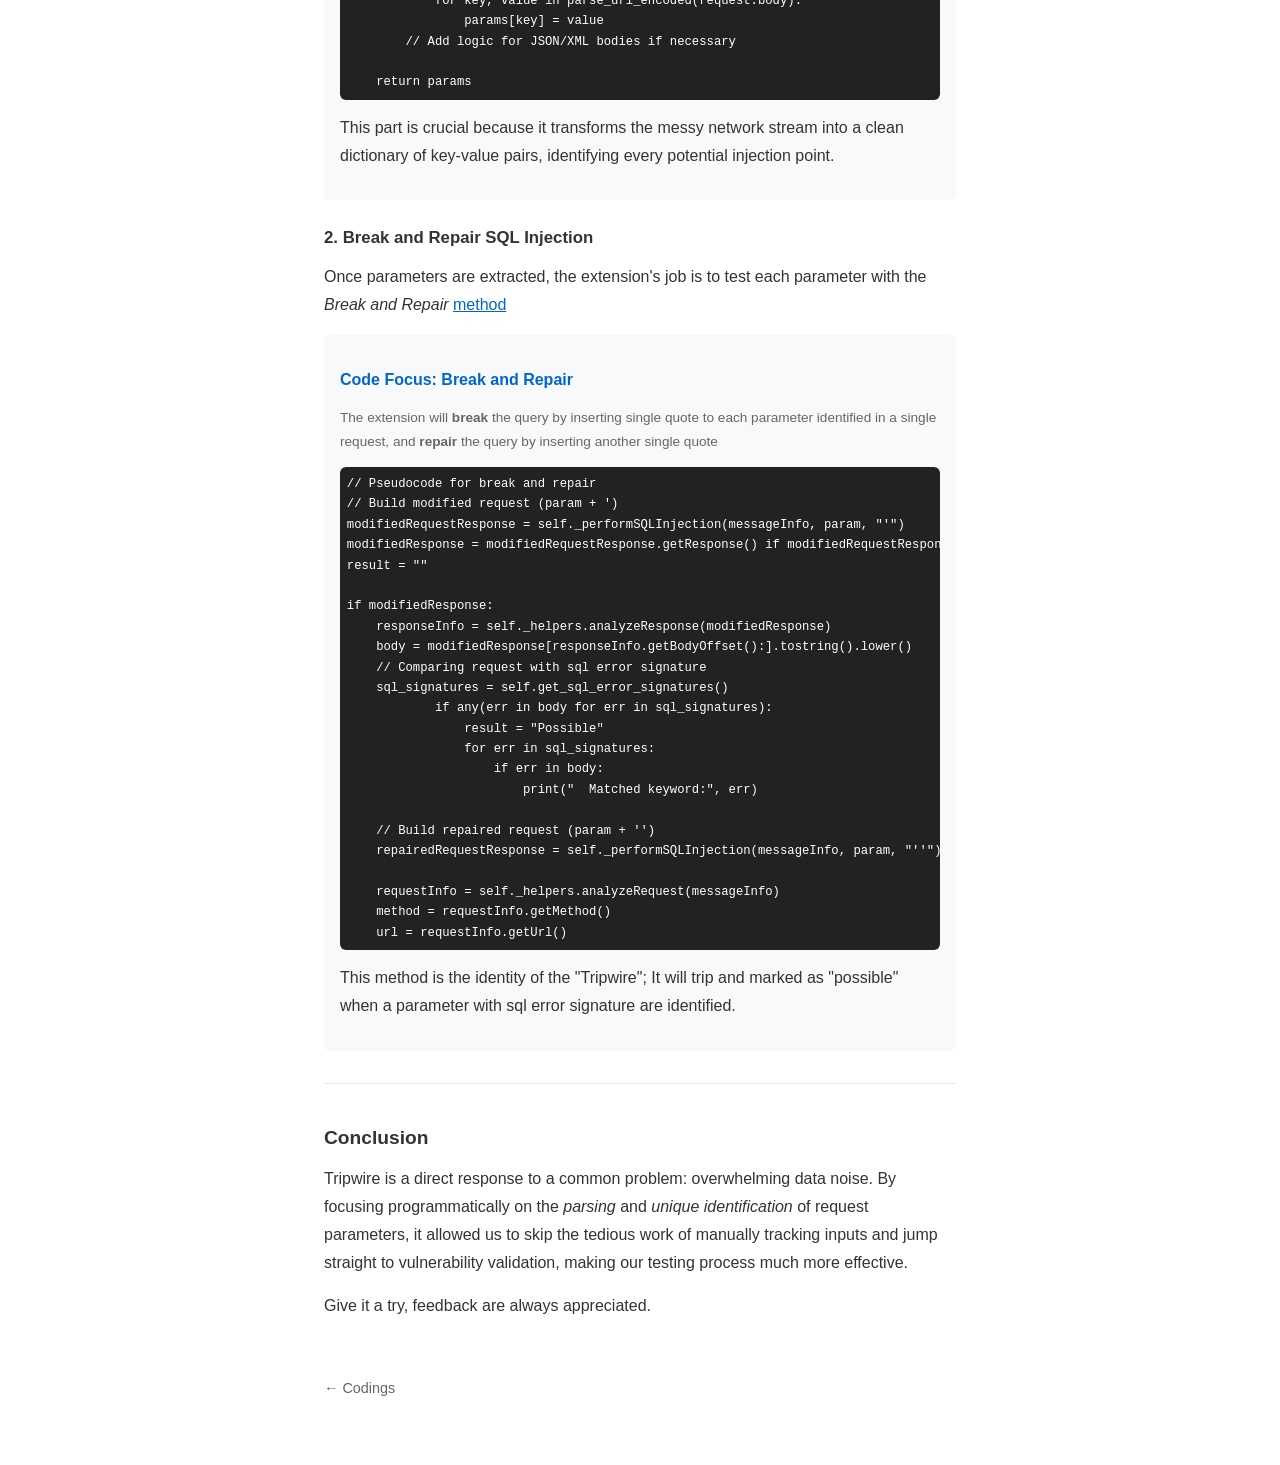
<file: docs/Programming/Tripwire.html>
<!DOCTYPE html>
<html lang="en">
<head>
    <meta charset="UTF-8">
    <meta name="viewport" content="width=device-width, initial-scale=1.0">
    <title>Tripwire — 7imbitz</title>
    <link rel="stylesheet" href="/style.css">
    <style>
        article h3 { margin-top: 2.2em; }
        article h4 { margin-top: 1.6em; }
        article p, article li { line-height: 1.75; }
        article figure { margin: 1.5em 0; text-align: center; }
        article figure img { border: 1px solid var(--border); border-radius: 6px; }
        article figcaption { margin-top: -0.6em; }
        article ol > li > pre { margin: 0.6em 0; }
    </style>
</head>
<body>
    <header>
        <h1><a href="/">7imbitz</a></h1>
        <nav>
            <a href="/docs/aboutMe.html">About</a>            
            <a href="/docs/technicals.html">Technicals</a>
            <a href="/docs/yappings.html">Yappings</a>
            <a href="/docs/codings.html">Codings</a>
        </nav>
    </header>

    <main>
        <article>
            <h1>Tripwire: Tracking Vulnerable Parameters</h1>
            <p class="lead">A deep dive into why and how the Tripwire extension was created to simplify SQLi testing.</p>

            <hr>

            <h3>The Origin Story: The Invisible SQLi</h3>
            <p>The motivation behind the <a href="https://github.com/7imbitz/Tripwire">Tripwire</a> extension was a persistent and frustrating problem in web application security testing. My colleague consistently found SQL Injection vulnerabilities in endpoints that I had already reviewed and missed. After reviewing his methods, we realized the core difference wasn't the attack payload, but the <i>speed and accuracy of parameter identification</i>.</p>
            <p>While tools like Burp Suite or automated scanners can find endpoints, the key to SQLi is often knowing <b>which</b> specific parameter within the endpoint is being used unsafely in the backend query. Tripwire was created to be that efficient "tripwire" that marks potential targets for manual validation.</p>

            <h3>Demo: Tripwire in Action</h3>
            <p>Below is Tripwire running inside Burp Suite while browsing an intentionally vulnerable lab. Every request that carries parameters is listed on the left, and anything that looks injectable is flagged in the <b>Result</b> column.</p>

            <figure>
                <a href="/images/Tripwire/Tripwire_Example.png" target="_blank" rel="noopener">
                    <img src="/images/Tripwire/Tripwire_Example.png" alt="Tripwire tab in Burp Suite showing flagged requests and the highlighted evidence tab" loading="lazy">
                </a>
                <figcaption class="small text-muted">Click the image to open it full size.</figcaption>
            </figure>

            <h4>How to read the screenshot</h4>
            <ul>
                <li><b>Params</b>: the exact parameter that was tampered with (<code>id</code>, <code>bild</code>, ...). One row is created per parameter, so you know precisely where to look.</li>
                <li><b>Orig. / Modif. / Repair. Len</b>: response length of the original request, the <i>broken</i> request (<code>'</code>) and the <i>repaired</i> request (<code>''</code>). A modified length that differs from the repaired one is a good hint that the quote reached the query.</li>
                <li><b>Result</b>: rows marked <code>Possible(?)</code> matched a SQL error signature after the quote was injected.</li>
                <li><b>Evidence tab</b>: the response body of the broken request with the matched keywords highlighted. In the screenshot, <code>SQL syntax</code> and <code>MySQL</code> are highlighted in the leaked database error.</li>
            </ul>

            <h3>Try It Yourself</h3>

            <h4>Installation</h4>
            <ol>
                <li>Download <a href="http://portswigger.net/burp/download.html">Burp Suite</a> and the <a href="http://www.jython.org/download.html">Jython standalone JAR</a>.</li>
                <li>In Burp, go to <b>Extender &rarr; Options &rarr; Python Environment</b> and select the Jython JAR.</li>
                <li>Clone the extension:
                    <pre><code>git clone https://github.com/7imbitz/Tripwire.git</code></pre>
                </li>
                <li>Go to <b>Extender &rarr; Extensions &rarr; Add</b> and choose <code>extension.py</code>.</li>
                <li>A new <b>Tripwire</b> tab should appear in Burp.</li>
            </ol>

            <h4>Usage</h4>
            <ol>
                <li>Open the <b>Tripwire</b> tab, then the <b>Configuration</b> sub-tab.</li>
                <li>Switch <b>Capture ON</b>. Capture is disabled by default.</li>
                <li>Browse the target as usual. Tripwire analyses every request with parameters in the background.</li>
                <li>Look for <code>Possible(?)</code> in the <b>Result</b> column and open the <b>Evidence</b> tab to see the highlighted response.</li>
                <li>Confirm the finding manually, since Tripwire only marks candidates, it does not prove exploitability.</li>
            </ol>

            <p>The SQL error signatures and the list of ignored file extensions can both be edited from the Configuration tab. Static files (<code>.js</code>, <code>.css</code>, images, fonts, ...), telemetry-style paths (<code>log</code>, <code>analytics</code>, <code>tracking</code>, ...) and unsupported content types are skipped by default to keep the noise down.</p>

            <hr>

            <h3>Core Functionality Explained</h3>
            <p>Tripwire works by intercepting HTTP requests and intelligently logging all unique GET and POST parameters associated with an endpoint. </p>

            <h4>1. Data Parsing and Parameter Extraction</h4>
            <p>This is the first and most critical stage, performed by the extension's core logic (in a central handler class). It processes the raw HTTP traffic and extracts data regardless of its encoding (e.g., URL-encoded, JSON, form data).</p>

            <div class="bg-light p-3 rounded-lg my-3">
                <p class="mb-1 text-primary"><strong>Code Focus: Parsing Input</strong></p>
                <p class="small text-muted">The code reads the `request.url` for GET parameters and the `request.body` for POST parameters. For POST data, it often requires logic to handle different `Content-Type` headers.</p>
                <pre class="bg-dark text-white p-2 rounded"><code>// Pseudocode for parameter extraction
function extract_parameters(request):
    params = {}
    
    // 1. Extract GET parameters from URL
    for key, value in request.url.query:
        params[key] = value

    // 2. Extract POST parameters from body (simplified)
    if request.method == 'POST':
        body_type = request.headers['Content-Type']
        if 'application/x-www-form-urlencoded' in body_type:
            // Custom parser to split by '&' and '='
            for key, value in parse_url_encoded(request.body):
                params[key] = value
        // Add logic for JSON/XML bodies if necessary
        
    return params</code></pre>
                <p>This part is crucial because it transforms the messy network stream into a clean dictionary of key-value pairs, identifying every potential injection point.</p>
            </div>

            <h4>2. Break and Repair SQL Injection</h4>
            <p>Once parameters are extracted, the extension's job is to test each parameter with the <i>Break and Repair</i> <a href="https://tib3rius.com/sqli">method</a></p>
            
            <div class="bg-light p-3 rounded-lg my-3">
                <p class="mb-1 text-primary"><strong>Code Focus: Break and Repair</strong></p>
                <p class="small text-muted">The extension will <b>break</b> the query by inserting single quote to each parameter identified in a single request, and <b>repair</b> the query by inserting another single quote</p>
                <pre class="bg-dark text-white p-2 rounded"><code>// Pseudocode for break and repair        
// Build modified request (param + ')
modifiedRequestResponse = self._performSQLInjection(messageInfo, param, "'")
modifiedResponse = modifiedRequestResponse.getResponse() if modifiedRequestResponse else None
result = ""
        
if modifiedResponse:
    responseInfo = self._helpers.analyzeResponse(modifiedResponse)
    body = modifiedResponse[responseInfo.getBodyOffset():].tostring().lower()
    // Comparing request with sql error signature         
    sql_signatures = self.get_sql_error_signatures()
            if any(err in body for err in sql_signatures):
                result = "Possible"
                for err in sql_signatures:
                    if err in body:
                        print("  Matched keyword:", err)
        
    // Build repaired request (param + '')
    repairedRequestResponse = self._performSQLInjection(messageInfo, param, "''")
        
    requestInfo = self._helpers.analyzeRequest(messageInfo)
    method = requestInfo.getMethod()
    url = requestInfo.getUrl()</code></pre>
                <p>This method is the identity of the "Tripwire"; It will trip and marked as "possible" when a parameter with sql error signature are identified. </p>
            </div>

            <hr>

            <h3>Conclusion</h3>
            <p>Tripwire is a direct response to a common problem: overwhelming data noise. By focusing programmatically on the <i>parsing</i> and <i>unique identification</i> of request parameters, it allowed us to skip the tedious work of manually tracking inputs and jump straight to vulnerability validation, making our testing process much more effective.</p>
            <p>Give it a try, feedback are always appreciated.</p>
        </article>

        <a href="/docs/codings.html" class="back">&larr; Codings</a>
    </main>
</body>
</html>
</file>
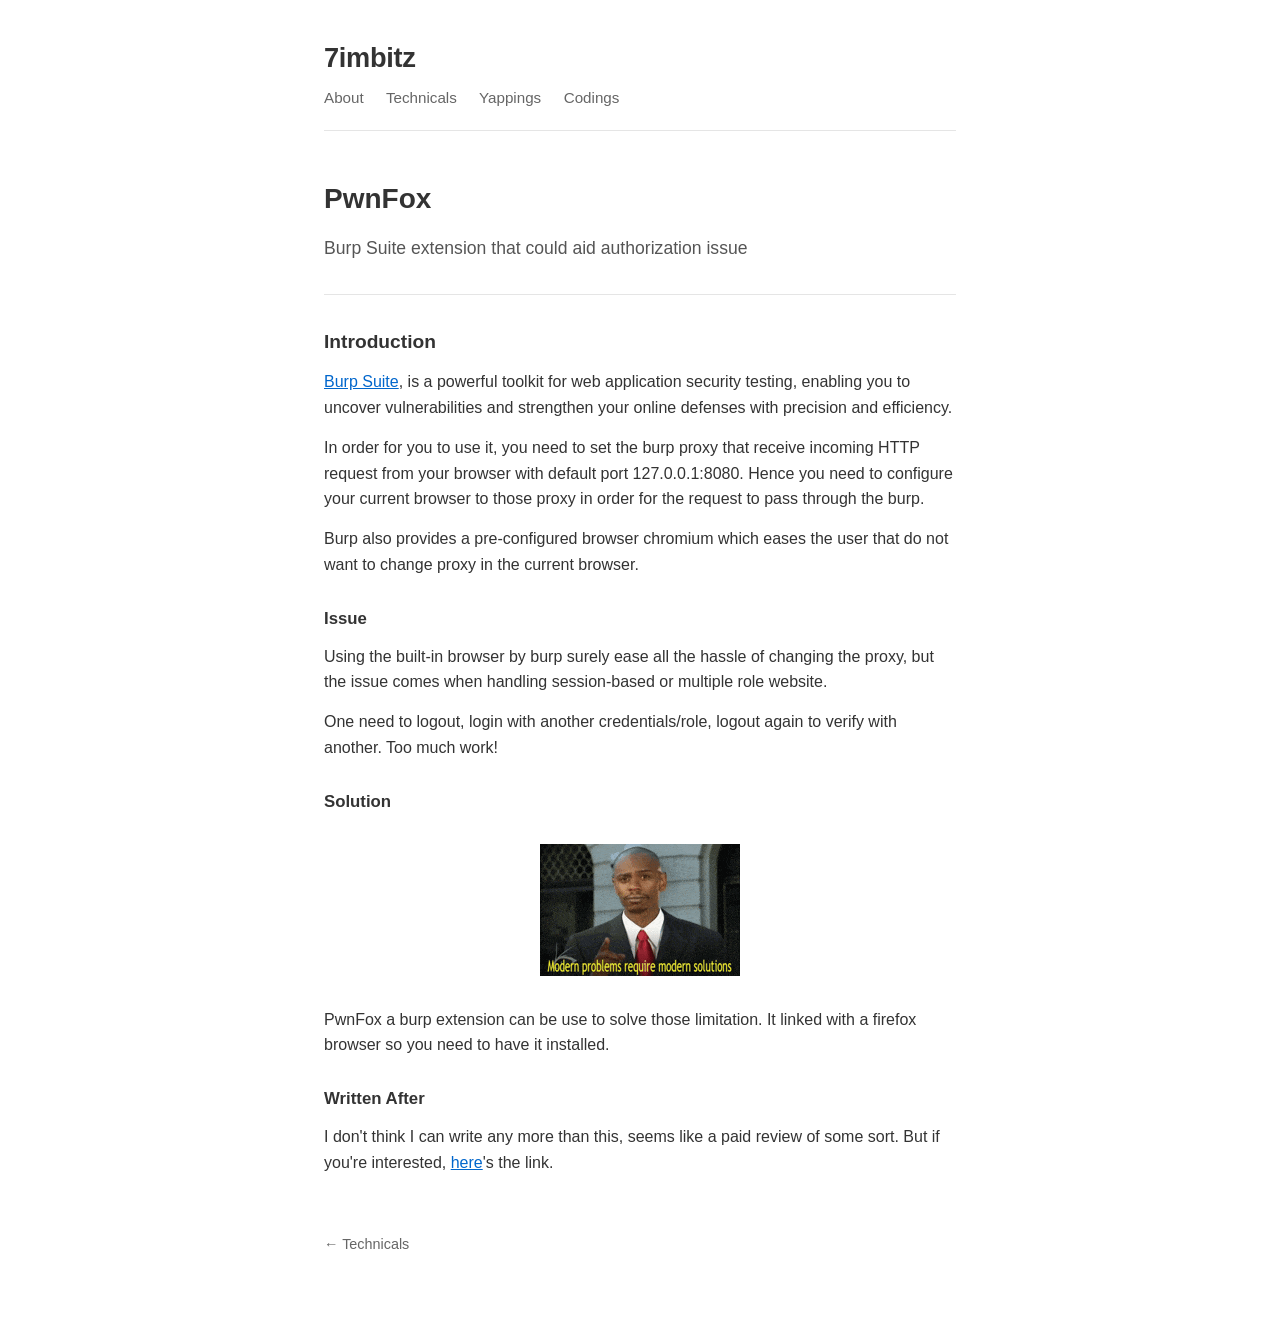
<file: docs/Writings/PwnFox.html>
<!DOCTYPE html>
<html lang="en">
<head>
    <meta charset="UTF-8">
    <meta name="viewport" content="width=device-width, initial-scale=1.0">
    <title>PwnFox — 7imbitz</title>
    <link rel="stylesheet" href="/style.css">
</head>
<body>
    <header>
        <h1><a href="/">7imbitz</a></h1>
        <nav>
            <a href="/docs/aboutMe.html">About</a>            
            <a href="/docs/technicals.html">Technicals</a>
            <a href="/docs/yappings.html">Yappings</a>
            <a href="/docs/codings.html">Codings</a>
        </nav>
    </header>

    <main>
        <article>
            <h1>PwnFox</h1>
            <p class="lead">Burp Suite extension that could aid authorization issue</p>

            <hr>

            <h3>Introduction</h3>
            <p><a href="https://portswigger.net/burp">Burp Suite</a>, is a powerful toolkit for web application security testing, enabling you to uncover vulnerabilities and strengthen your online defenses with precision and efficiency.</p>
            <p>In order for you to use it, you need to set the burp proxy that receive incoming HTTP request from your browser with default port 127.0.0.1:8080. Hence you need to configure your current browser to those proxy in order for the request to pass through the burp.</p>
            <p>Burp also provides a pre-configured browser chromium which eases the user that do not want to change proxy in the current browser.</p>

            <h4>Issue</h4>
            <p>Using the built-in browser by burp surely ease all the hassle of changing the proxy, but the issue comes when handling session-based or multiple role website.</p>
            <p>One need to logout, login with another credentials/role, logout again to verify with another. Too much work!</p>

            <h4>Solution</h4>
            <div style="display: flex; justify-content: center; margin: 15px 0; max-width: 700px; margin-left: auto; margin-right: auto;">
                <img src="/images/solutions.gif" alt="solutions">
            </div>
            <p>PwnFox a burp extension can be use to solve those limitation. It linked with a firefox browser so you need to have it installed.</p>

            <h4>Written After</h4>
            <p>I don't think I can write any more than this, seems like a paid review of some sort. But if you're interested, <a href="https://github.com/yeswehack/PwnFox">here</a>'s the link. </p>
        </article>

        <a href="/docs/technicals.html" class="back">&larr; Technicals</a>
    </main>
</body>
</html>
</file>
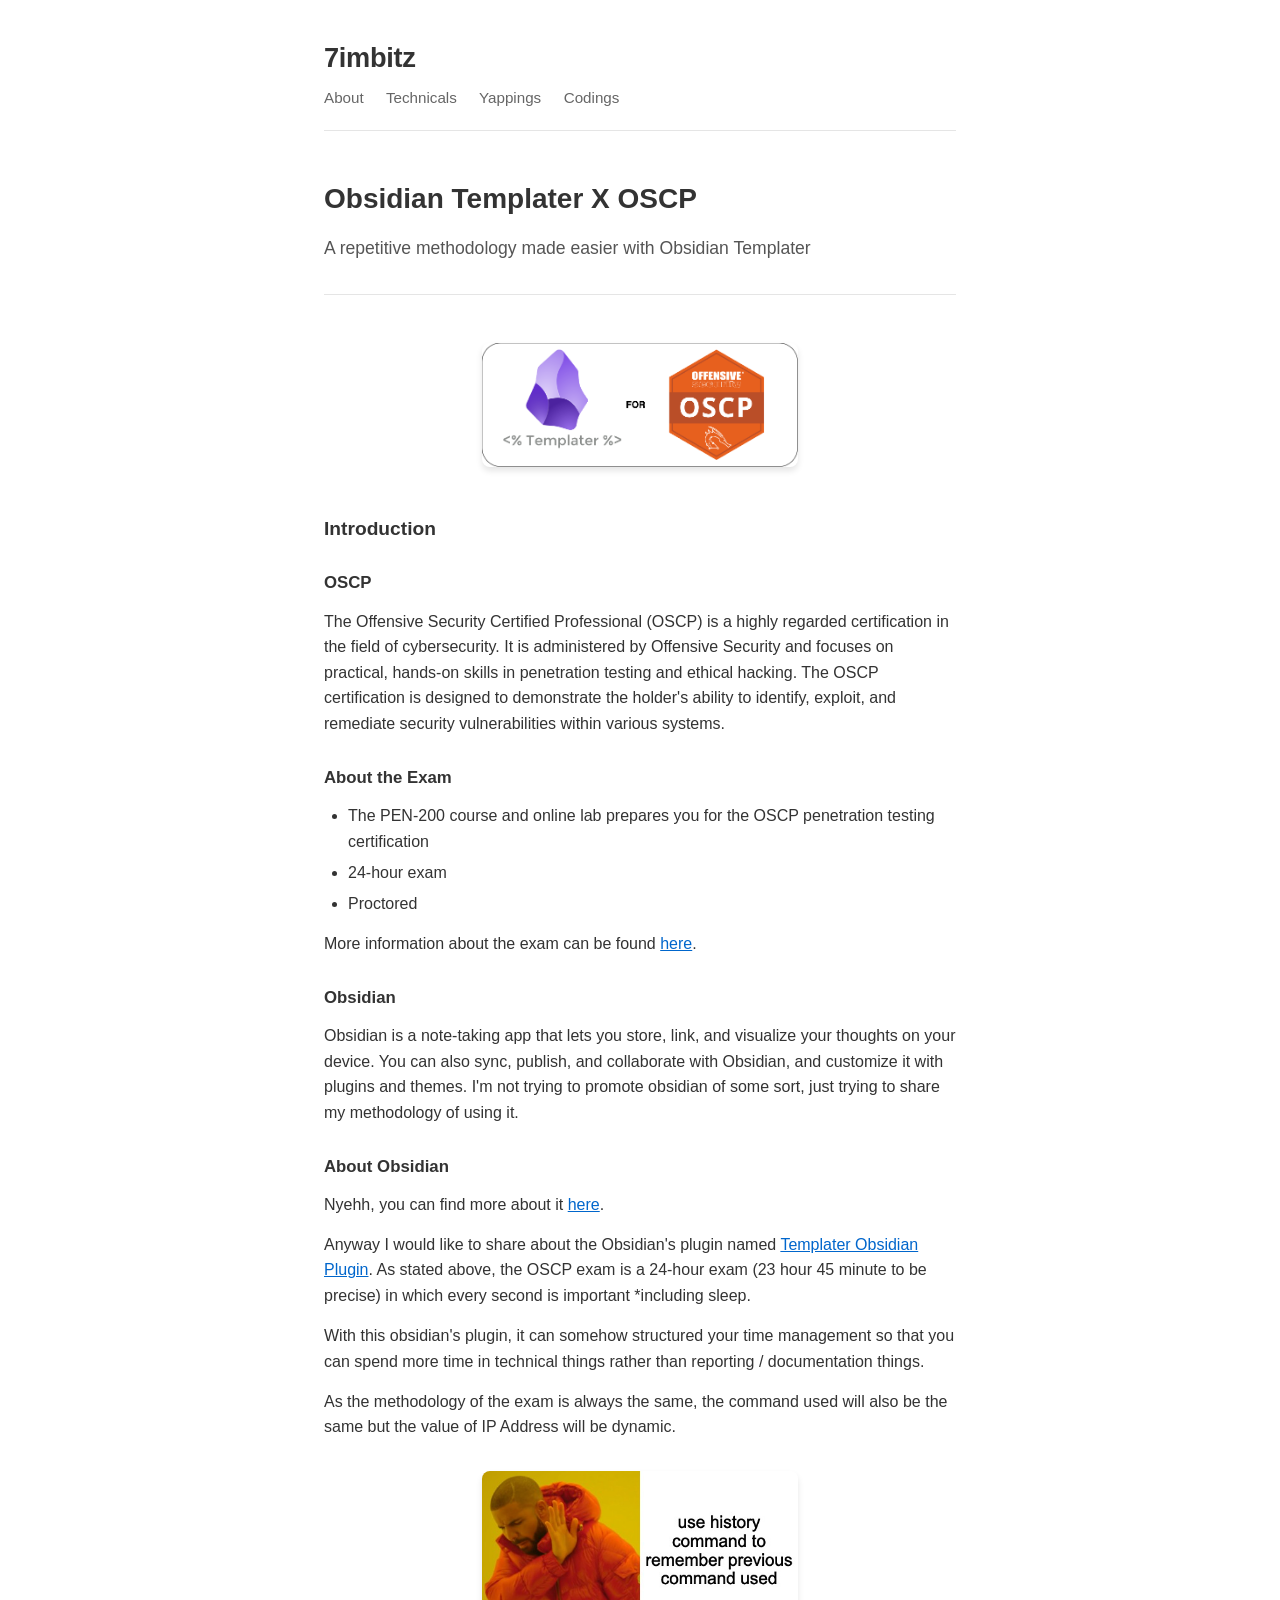
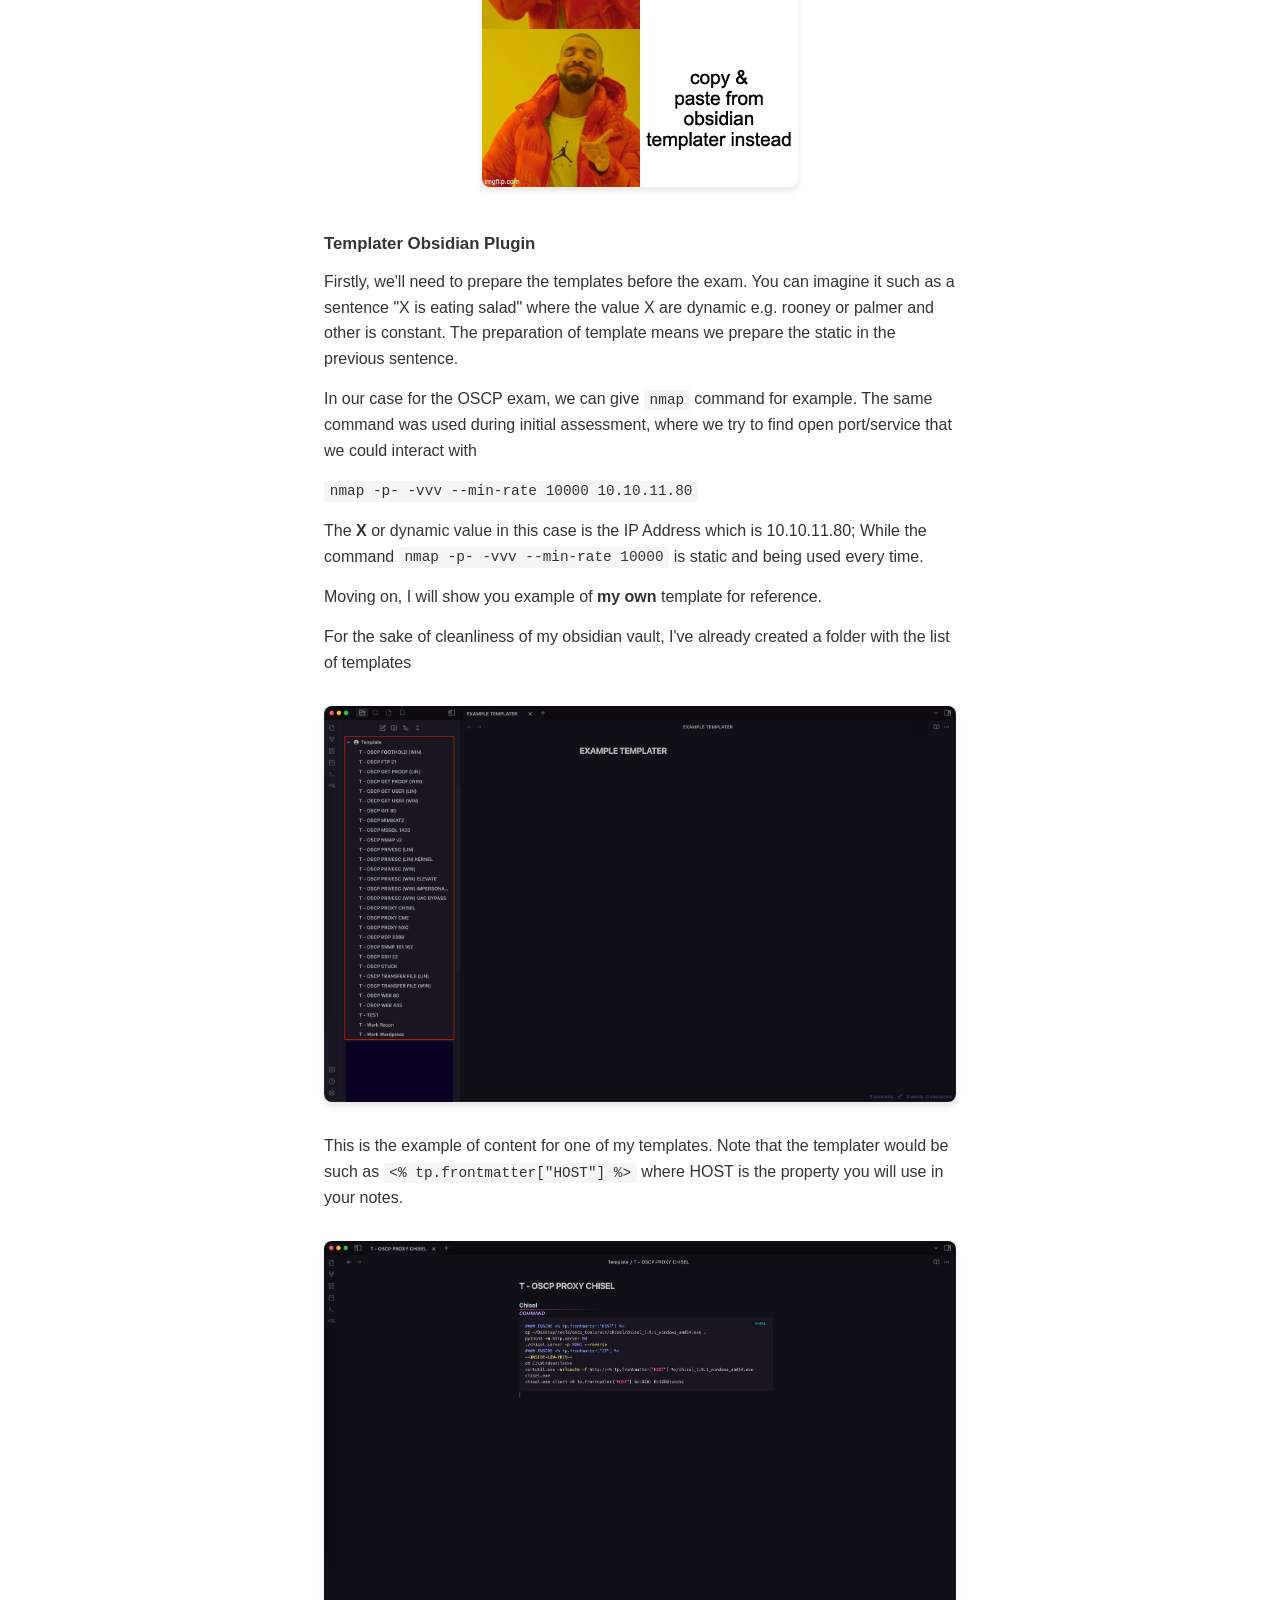
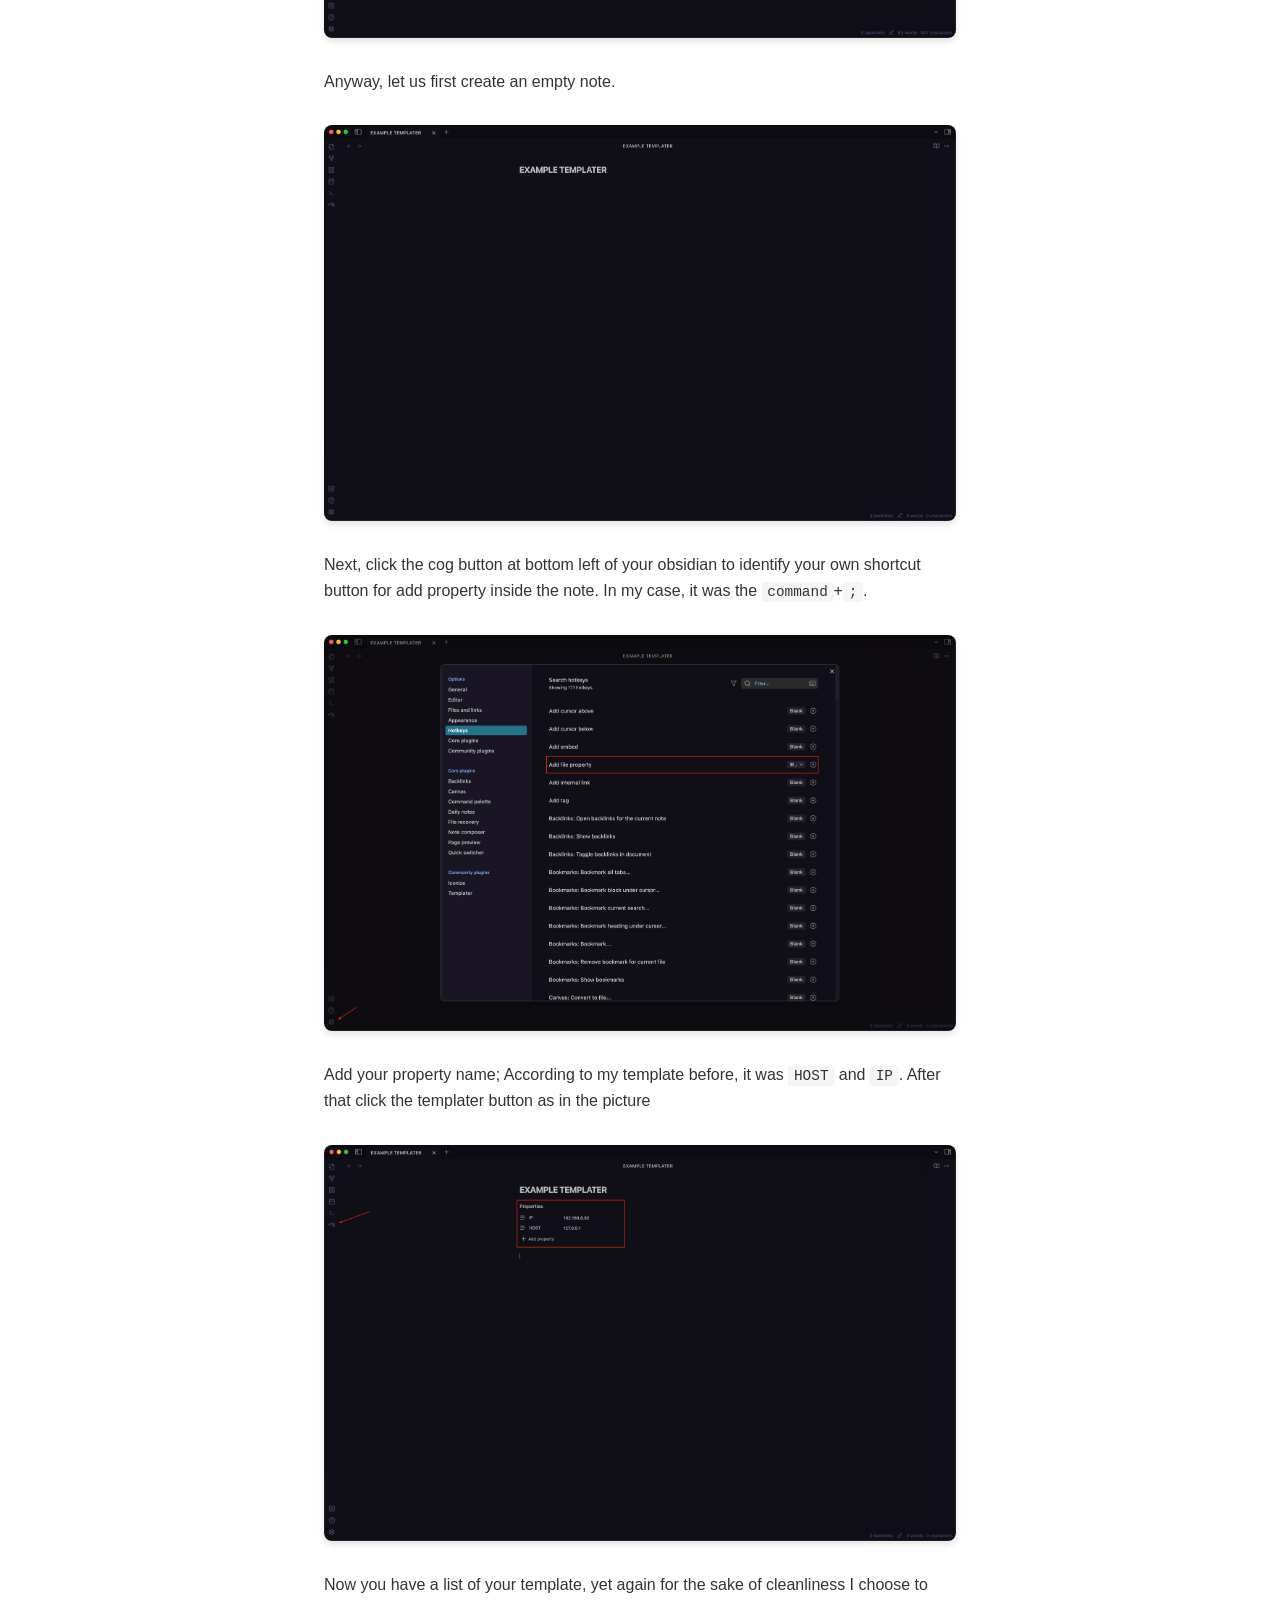
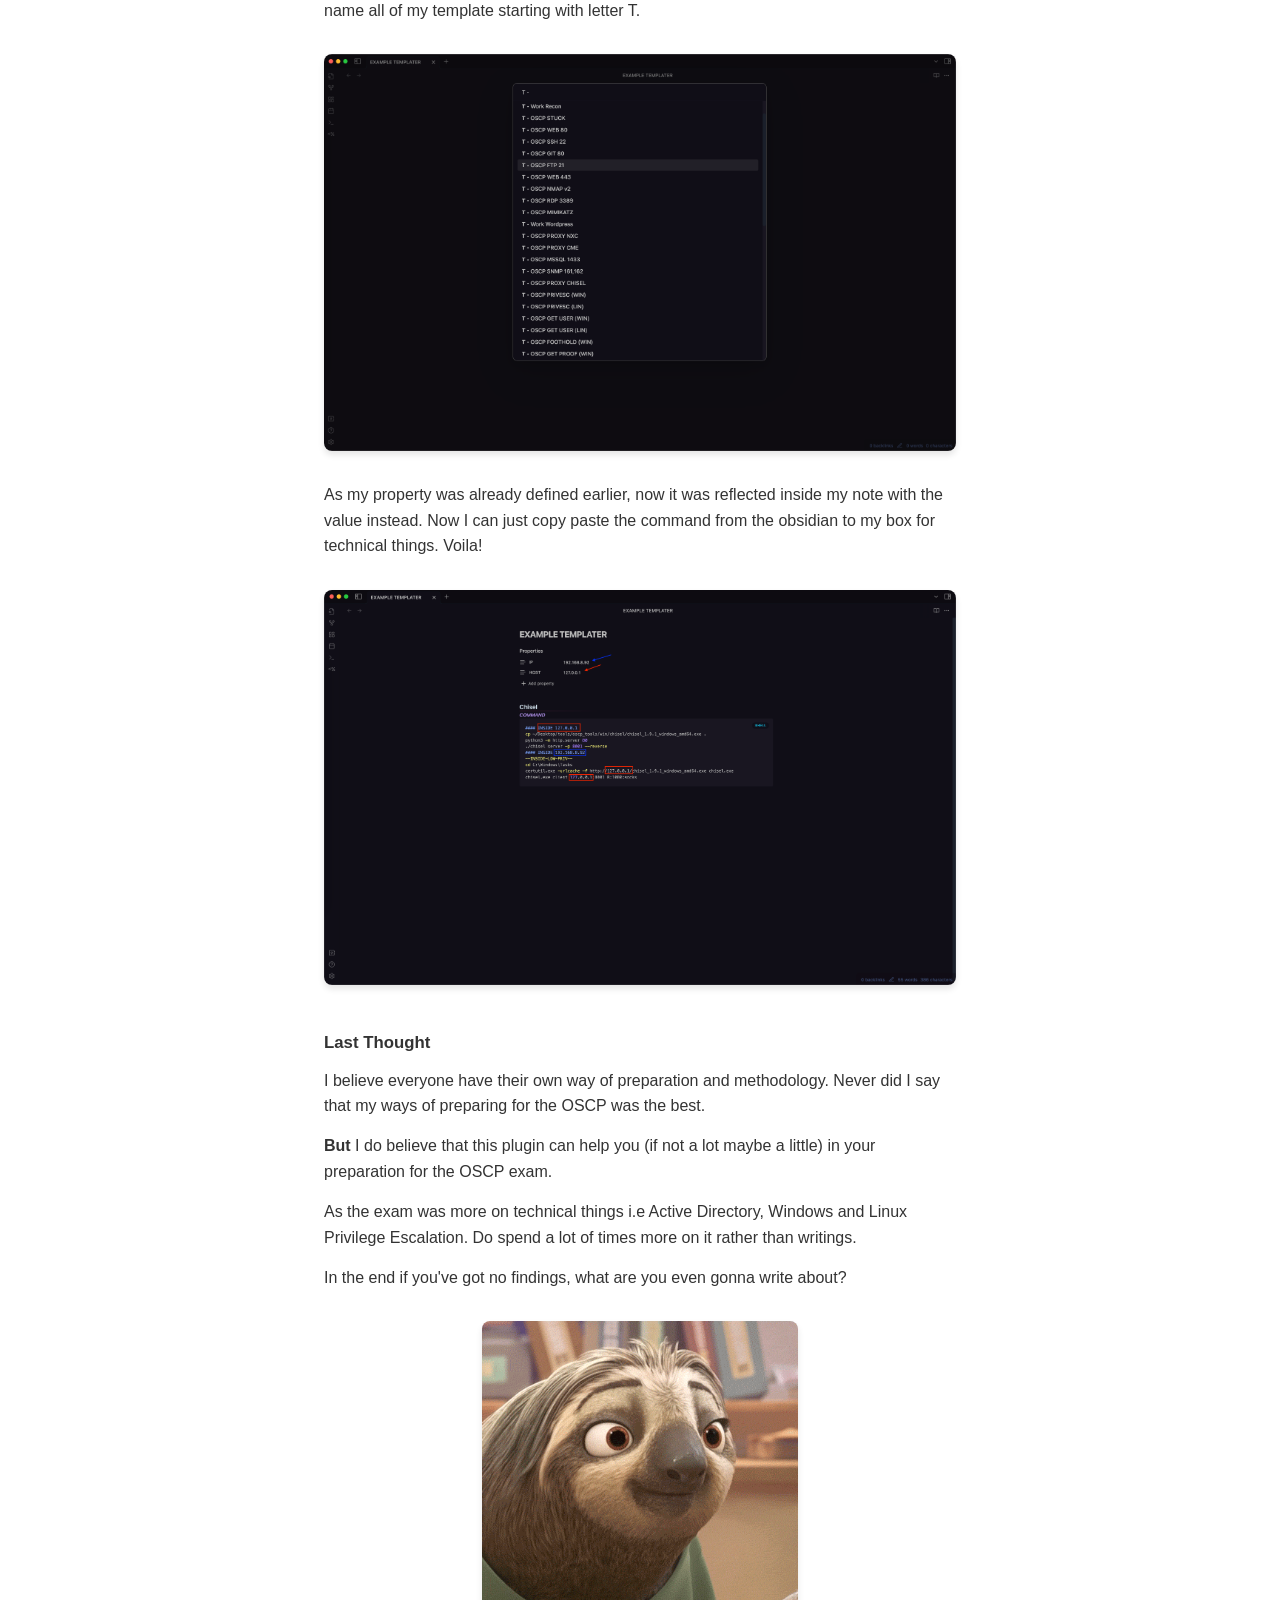
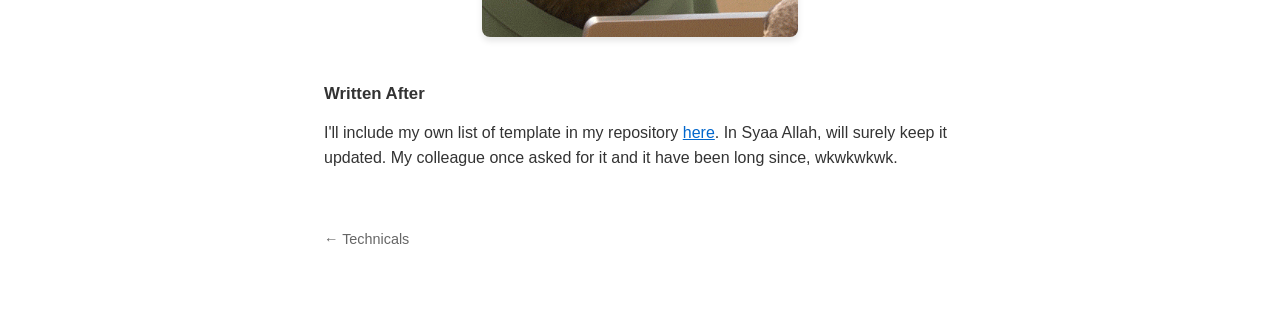
<file: docs/Writings/Templater-OSCP.html>
<!DOCTYPE html>
<html lang="en">
<head>
    <meta charset="UTF-8">
    <meta name="viewport" content="width=device-width, initial-scale=1.0">
    <title>Obsidian Templater X OSCP — 7imbitz</title>
    <link rel="stylesheet" href="/style.css">
</head>
<body>
    <header>
        <h1><a href="/">7imbitz</a></h1>
        <nav>
            <a href="/docs/aboutMe.html">About</a>            
            <a href="/docs/technicals.html">Technicals</a>
            <a href="/docs/yappings.html">Yappings</a>
            <a href="/docs/codings.html">Codings</a>
        </nav>
    </header>

    <main>
        <article>
            <h1>Obsidian Templater X OSCP</h1>
            <p class="lead">A repetitive methodology made easier with Obsidian Templater</p>

            <hr>

            <div style="display: flex; justify-content: center; margin: 15px 0;">
                <img src="/images/OSCP-Templater/Header.png" alt="Diagram" style="max-width: 50%; height: auto; display: block; border-radius: 8px; box-shadow: 0 4px 6px rgba(0, 0, 0, 0.1);">
            </div>

            <h3>Introduction</h3>
            <h4>OSCP</h4>
            <p>The Offensive Security Certified Professional (OSCP) is a highly regarded certification in the field of cybersecurity. It is administered by Offensive Security and focuses on practical, hands-on skills in penetration testing and ethical hacking. The OSCP certification is designed to demonstrate the holder's ability to identify, exploit, and remediate security vulnerabilities within various systems.</p>

            <h4>About the Exam</h4>
            <ul>
                <li>The PEN-200 course and online lab prepares you for the OSCP penetration testing certification</li>
                <li>24-hour exam</li>
                <li>Proctored</li>
            </ul>
            <p>More information about the exam can be found <a href="https://www.offsec.com/courses/pen-200/">here</a>.</p>

            <h4>Obsidian</h4>
            <p>Obsidian is a note-taking app that lets you store, link, and visualize your thoughts on your device. You can also sync, publish, and collaborate with Obsidian, and customize it with plugins and themes. I'm not trying to promote obsidian of some sort, just trying to share my methodology of using it.</p>

            <h4>About Obsidian</h4>
            <p>Nyehh, you can find more about it <a href="https://obsidian.md/">here</a>.</p>
            <p>Anyway I would like to share about the Obsidian's plugin named <a href="https://silentvoid13.github.io/Templater/">Templater Obsidian Plugin</a>. As stated above, the OSCP exam is a 24-hour exam (23 hour 45 minute to be precise) in which every second is important *including sleep.</p>
            <p>With this obsidian's plugin, it can somehow structured your time management so that you can spend more time in technical things rather than reporting / documentation things.</p>
            <p>As the methodology of the exam is always the same, the command used will also be the same but the value of IP Address will be dynamic.</p>

            <div style="display: flex; justify-content: center; margin: 15px 0;">
                <img src="/images/OSCP-Templater/meme.jpeg" alt="A meme related to OSCP templating and reporting stress." style="max-width: 50%; height: auto; display: block; border-radius: 8px; box-shadow: 0 4px 6px rgba(0, 0, 0, 0.1);">
            </div>

            <h4>Templater Obsidian Plugin</h4>
            <p>Firstly, we'll need to prepare the templates before the exam. You can imagine it such as a sentence "X is eating salad" where the value X are dynamic e.g. rooney or palmer and other is constant. The preparation of template means we prepare the static in the previous sentence.</p>
            <p>In our case for the OSCP exam, we can give <code>nmap</code> command for example. The same command was used during initial assessment, where we try to find open port/service that we could interact with</p>
            <p><code>nmap -p- -vvv --min-rate 10000 10.10.11.80</code></p>
            <p>The <b>X</b> or dynamic value in this case is the IP Address which is 10.10.11.80; While the command <code>nmap -p- -vvv --min-rate 10000</code> is static and being used every time.</p>
            <p>Moving on, I will show you example of <b>my own</b> template for reference. </p>
            <p>For the sake of cleanliness of my obsidian vault, I've already created a folder with the list of templates</p>

            <div style="display: flex; justify-content: center; margin: 15px 0; max-width: 700px; margin-left: auto; margin-right: auto;">
                <img src="/images/OSCP-Templater/List-of-template.png" alt="list of templates" style="max-width: 100%; height: auto; display: block; border-radius: 8px; box-shadow: 0 4px 6px rgba(0, 0, 0, 0.1);">
            </div>

            <p>This is the example of content for one of my templates. Note that the templater would be such as <code>&lt;% tp.frontmatter["HOST"] %&gt;</code> where HOST is the property you will use in your notes.</p>

            <div style="display: flex; justify-content: center; margin: 15px 0; max-width: 700px; margin-left: auto; margin-right: auto;">
                <img src="/images/OSCP-Templater/Before dynamic.png" alt="after" style="max-width: 100%; height: auto; display: block; border-radius: 8px; box-shadow: 0 4px 6px rgba(0, 0, 0, 0.1);">
            </div>

            <p>Anyway, let us first create an empty note.</p>

            <div style="display: flex; justify-content: center; margin: 15px 0; max-width: 700px; margin-left: auto; margin-right: auto;">
                <img src="/images/OSCP-Templater/Empty-notes.png" alt="empty note" style="max-width: 100%; height: auto; display: block; border-radius: 8px; box-shadow: 0 4px 6px rgba(0, 0, 0, 0.1);">
            </div>

            <p>Next, click the cog button at bottom left of your obsidian to identify your own shortcut button for add property inside the note. In my case, it was the <code>command</code>+<code>;</code>.</p>

            <div style="display: flex; justify-content: center; margin: 15px 0; max-width: 700px; margin-left: auto; margin-right: auto;">
                <img src="/images/OSCP-Templater/Property-button.png" alt="shortcut" style="max-width: 100%; height: auto; display: block; border-radius: 8px; box-shadow: 0 4px 6px rgba(0, 0, 0, 0.1);">
            </div>

            <p>Add your property name; According to my template before, it was <code>HOST</code> and <code>IP</code>. After that click the templater button as in the picture</p>

            <div style="display: flex; justify-content: center; margin: 15px 0; max-width: 700px; margin-left: auto; margin-right: auto;">
                <img src="/images/OSCP-Templater/Added-property.png" alt="after" style="max-width: 100%; height: auto; display: block; border-radius: 8px; box-shadow: 0 4px 6px rgba(0, 0, 0, 0.1);">
            </div>

            <p>Now you have a list of your template, yet again for the sake of cleanliness I choose to name all of my template starting with letter T.</p>

            <div style="display: flex; justify-content: center; margin: 15px 0; max-width: 700px; margin-left: auto; margin-right: auto;">
                <img src="/images/OSCP-Templater/Templater.png" alt="templater" style="max-width: 100%; height: auto; display: block; border-radius: 8px; box-shadow: 0 4px 6px rgba(0, 0, 0, 0.1);">
            </div>

            <p>As my property was already defined earlier, now it was reflected inside my note with the value instead. Now I can just copy paste the command from the obsidian to my box for technical things. Voila!</p>

            <div style="display: flex; justify-content: center; margin: 15px 0; max-width: 700px; margin-left: auto; margin-right: auto;">
                <img src="/images/OSCP-Templater/Result.png" alt="result" style="max-width: 100%; height: auto; display: block; border-radius: 8px; box-shadow: 0 4px 6px rgba(0, 0, 0, 0.1);">
            </div>

            <h4>Last Thought</h4>
            <p>I believe everyone have their own way of preparation and methodology. Never did I say that my ways of preparing for the OSCP was the best.</p>
            <p><b>But</b> I do believe that this plugin can help you (if not a lot maybe a little) in your preparation for the OSCP exam.</p>
            <p>As the exam was more on technical things i.e Active Directory, Windows and Linux Privilege Escalation. Do spend a lot of times more on it rather than writings.</p>
            <p>In the end if you've got no findings, what are you even gonna write about?</p>

            <div style="display: flex; justify-content: center; margin: 15px 0;">
                <img src="/images/excited.gif" alt="end" style="max-width: 50%; height: auto; display: block; border-radius: 8px; box-shadow: 0 4px 6px rgba(0, 0, 0, 0.1);">
            </div>

            <h4>Written After</h4>
            <p>I'll include my own list of template in my repository <a href="https://github.com/7imbitz/OSCP-Templater">here</a>. In Syaa Allah, will surely keep it updated. My colleague once asked for it and it have been long since, wkwkwkwk. </p>
        </article>

        <a href="/docs/technicals.html" class="back">&larr; Technicals</a>
    </main>
</body>
</html>
</file>
<file: style.css>
:root {
    --text: #333;
    --bg: #fff;
    --accent: #0066cc;
    --muted: #666;
    --border: #e5e5e5;
    --code-bg: #f5f5f5;
    --box-bg: #f8f9fa;
}

* { box-sizing: border-box; }

body {
    font-family: -apple-system, BlinkMacSystemFont, "Segoe UI", Roboto, Helvetica, Arial, sans-serif;
    font-size: 16px;
    line-height: 1.6;
    color: var(--text);
    background: var(--bg);
    max-width: 680px;
    margin: 0 auto;
    padding: 2.5em 1.5em 4em;
}

header {
    margin-bottom: 2.5em;
    border-bottom: 1px solid var(--border);
    padding-bottom: 1.2em;
}

header h1 {
    font-size: 1.7em;
    margin: 0 0 0.4em;
    font-weight: 700;
    letter-spacing: -0.3px;
}

header h1 a {
    color: var(--text);
    text-decoration: none;
}

header h1 a:hover { color: var(--accent); }

.tagline {
    color: var(--muted);
    font-size: 0.95em;
    margin: 0 0 0.8em;
}

nav { font-size: 0.95em; }

nav a {
    color: var(--muted);
    text-decoration: none;
    margin-right: 1.2em;
}

nav a:hover { color: var(--accent); text-decoration: underline; }

a { color: var(--accent); }
a:hover { text-decoration: none; }

h1, h2, h3, h4, h5, h6 {
    font-weight: 600;
    line-height: 1.3;
    margin-top: 1.8em;
    margin-bottom: 0.6em;
}

h1 { font-size: 1.75em; }
h2 { font-size: 1.4em; }
h3 { font-size: 1.2em; }
h4 { font-size: 1.05em; }

p { margin: 0.9em 0; }

ul, ol {
    padding-left: 1.5em;
    margin: 0.9em 0;
}

li { margin: 0.35em 0; }

img {
    max-width: 100%;
    height: auto;
    display: block;
    margin: 1.2em auto;
}

code {
    background: var(--code-bg);
    padding: 0.15em 0.4em;
    border-radius: 3px;
    font-family: "SFMono-Regular", Consolas, "Liberation Mono", Menlo, monospace;
    font-size: 0.9em;
}

pre {
    background: var(--code-bg);
    padding: 1em;
    border-radius: 6px;
    overflow-x: auto;
    font-family: "SFMono-Regular", Consolas, "Liberation Mono", Menlo, monospace;
    font-size: 0.85em;
    line-height: 1.5;
}

pre code { background: none; padding: 0; }

hr {
    border: none;
    border-top: 1px solid var(--border);
    margin: 2em 0;
}

.post-list {
    list-style: none;
    padding: 0;
}

.post-list li {
    margin-bottom: 1.2em;
    padding-bottom: 1.2em;
    border-bottom: 1px solid var(--border);
}

.post-list li:last-child {
    border-bottom: none;
    padding-bottom: 0;
}

.post-list a {
    font-size: 1.1em;
    font-weight: 500;
    text-decoration: none;
    color: var(--text);
}

.post-list a:hover { color: var(--accent); text-decoration: underline; }

.post-list .desc {
    color: var(--muted);
    font-size: 0.9em;
    margin: 0.25em 0 0;
}

.post-date {
    color: var(--muted);
    font-size: 0.8em;
    display: block;
    margin-top: 0.15em;
}

.category-title {
    font-size: 1.3em;
    font-weight: 700;
    margin-top: 2.5em;
    margin-bottom: 1em;
    color: var(--text);
}

.category-title:first-child { margin-top: 0; }

.empty-note {
    color: var(--muted);
    font-style: italic;
}

.back {
    display: inline-block;
    margin-top: 3em;
    font-size: 0.9em;
    color: var(--muted);
    text-decoration: none;
}

.back:hover { color: var(--accent); }

/* Preserve old Bootstrap-like classes used in article content */
.lead { font-size: 1.1em; color: #555; }
.text-muted { color: var(--muted); }
.text-primary { color: var(--accent); }
.bg-light {
    background: var(--box-bg);
    padding: 1em;
    border-radius: 6px;
    margin: 1em 0;
}
.small { font-size: 0.85em; }
.rounded, .rounded-lg { border-radius: 6px; }
.mb-1 { margin-bottom: 0.25em; }
.mb-4 { margin-bottom: 1.5em; }
.my-3 { margin: 1em 0; }
.my-4 { margin: 1.5em 0; }
.p-2 { padding: 0.5em; }
.p-3 { padding: 1em; }
.text-white { color: #fff; }
.bg-dark { background: #222; }

/* Image containers from old inline styles */
[style*="display: flex"] img,
[style*="justify-content: center"] img {
    margin: 1em auto;
}

/* About page specific */
.aptitude-grid {
    display: grid;
    grid-template-columns: repeat(auto-fit, minmax(100px, 1fr));
    gap: 1.5em;
    text-align: center;
    margin: 1.5em 0;
}

.aptitude-grid i { font-size: 3em; }

.certs-grid {
    display: grid;
    grid-template-columns: repeat(auto-fit, minmax(200px, 1fr));
    gap: 2em;
    margin: 1.5em 0;
}

.certs-grid img {
    max-width: 120px;
    margin: 0 auto;
    border-radius: 8px;
}
</file>
<file: ai/game.css>
:root {
    --bg: #0f0b1a;
    --panel: #1a1430;
    --panel-border: #3d3263;
    --text: #e8e4f5;
    --muted: #9d94bd;
    --accent: #ffd166;
    --cyan: #4cc9f0;
    --red: #ef476f;
    --green: #06d6a0;
}

* { box-sizing: border-box; }

body {
    margin: 0;
    background: var(--bg);
    color: var(--text);
    font-family: "SFMono-Regular", Consolas, "Liberation Mono", Menlo, monospace;
    font-size: 15px;
    line-height: 1.55;
}

.wrap {
    max-width: 820px;
    margin: 0 auto;
    padding: 1.2em 1em 3em;
}

.bar {
    display: flex;
    flex-wrap: wrap;
    align-items: baseline;
    gap: 0.4em 1.2em;
    margin-bottom: 1em;
}

.bar h1 {
    font-family: "Press Start 2P", monospace;
    font-size: 1.05em;
    margin: 0;
    color: var(--accent);
    flex: 1 1 auto;
    line-height: 1.5;
}

.back { color: var(--muted); text-decoration: none; font-size: 0.9em; }
.back:hover { color: var(--cyan); text-decoration: underline; }
.floor { margin: 0; color: var(--muted); font-size: 0.85em; }

/* ---------- screen ---------- */
.screen-wrap {
    position: relative;
    border: 4px solid var(--panel-border);
    border-radius: 6px;
    background: #000;
    box-shadow: 0 0 0 2px #000, 0 10px 30px rgba(0, 0, 0, 0.5);
}

#screen {
    display: block;
    width: 100%;
    height: auto;
    aspect-ratio: 16 / 9;
    image-rendering: pixelated;
    image-rendering: crisp-edges;
    image-rendering: pixelated;
}

.overlay {
    position: absolute;
    inset: 0;
    display: flex;
    align-items: center;
    justify-content: center;
    padding: 0.8em;
    background: rgba(10, 7, 20, 0.82);
}

.overlay[hidden] { display: none; }

.card {
    max-width: 30em;
    max-height: 100%;
    overflow-y: auto;
    background: var(--panel);
    border: 3px solid var(--accent);
    border-radius: 4px;
    padding: 1em 1.2em;
}

.card h2 {
    font-family: "Press Start 2P", monospace;
    font-size: 0.85em;
    line-height: 1.6;
    color: var(--accent);
    margin: 0 0 0.8em;
}

.card p { margin: 0.6em 0; }
.card .tip { color: var(--cyan); }
.card b { color: var(--accent); }
.card i { color: var(--cyan); font-style: normal; font-weight: bold; }

.card-actions {
    display: flex;
    align-items: center;
    gap: 1em;
    margin-top: 0.9em;
}

.card-actions a { color: var(--muted); font-size: 0.9em; }
.card-actions a:hover { color: var(--cyan); }
.card-actions a[hidden] { display: none; }
.card-hint { margin: 0.5em 0 0; font-size: 0.75em; color: var(--muted); }

button {
    font: inherit;
    color: #1a1430;
    background: var(--accent);
    border: 0;
    border-bottom: 3px solid #b8892f;
    border-radius: 3px;
    padding: 0.35em 0.9em;
    cursor: pointer;
}

button:hover { background: #ffe08f; }
button:active { transform: translateY(2px); border-bottom-width: 1px; }
button:focus-visible, input:focus-visible, a:focus-visible { outline: 2px solid var(--cyan); outline-offset: 2px; }

/* ---------- HUD ---------- */
.hud {
    display: grid;
    grid-template-columns: repeat(3, 1fr);
    gap: 0.8em;
    margin-top: 1em;
}

.panel {
    background: var(--panel);
    border: 2px solid var(--panel-border);
    border-radius: 4px;
    padding: 0.7em 0.9em;
}

.panel h3 {
    margin: 0 0 0.5em;
    font-size: 0.8em;
    text-transform: uppercase;
    letter-spacing: 0.08em;
    color: var(--cyan);
}

.panel p { margin: 0.4em 0; }
.small { font-size: 0.8em; color: var(--muted); }

.dial { display: flex; align-items: center; gap: 0.4em; }
.dial button { padding: 0.1em 0.55em; font-weight: bold; }
.dial input[type="range"] { flex: 1; min-width: 0; accent-color: var(--accent); }
.dial-value { font-size: 1.1em; color: var(--accent); }
.dial-value #t-label { font-size: 0.8em; color: var(--text); margin-left: 0.4em; }

kbd {
    background: #2a2250;
    border: 1px solid var(--panel-border);
    border-radius: 3px;
    padding: 0 0.35em;
    font-size: 0.9em;
    color: var(--text);
}

.bars { display: grid; gap: 0.3em; }

.bar-row {
    display: grid;
    grid-template-columns: 1.4em 1fr 3.2em;
    align-items: center;
    gap: 0.4em;
    font-size: 0.85em;
}

.bar-track {
    height: 0.8em;
    background: #0f0b1a;
    border: 1px solid var(--panel-border);
}

.bar-fill {
    height: 100%;
    width: 0;
    background: var(--cyan);
    transition: width 0.15s;
}

.bar-row.wall .bar-fill { background: #6b6290; }
.bar-row.spike .bar-fill { background: var(--red); }
.bar-row.best .bar-fill { background: var(--green); }
.bar-row .pct { text-align: right; color: var(--muted); }
.bar-row .tag { grid-column: 2 / 4; font-size: 0.7em; color: var(--muted); margin-top: -0.2em; }

.hp { font-size: 1.4em; color: var(--red); margin: 0.2em 0; letter-spacing: 0.1em; }

.note {
    margin-top: 0.8em;
    min-height: 4.6em;
    background: var(--panel);
    border: 2px solid var(--panel-border);
    border-left: 6px solid var(--accent);
    border-radius: 4px;
    padding: 0.7em 0.9em;
}

.note.good { border-left-color: var(--green); }
.note.bad { border-left-color: var(--red); }
.note strong { color: var(--accent); }

.log-panel { margin-top: 0.8em; }

.log {
    list-style: none;
    margin: 0.2em 0 0.6em;
    padding: 0;
    font-size: 0.85em;
}

.log li {
    margin: 0;
    padding: 0.15em 0.5em;
    border-left: 4px solid var(--panel-border);
    color: var(--muted);
}

.log li:nth-child(odd) { background: rgba(255, 255, 255, 0.03); }
.log li.top { border-left-color: var(--green); color: var(--text); }
.log li.alt { border-left-color: var(--accent); color: var(--text); }
.log li.bad { border-left-color: var(--red); color: var(--text); }
.log li.empty { border-left-color: transparent; }

.keys { color: var(--muted); font-size: 0.8em; margin-top: 1.2em; }

/* ---------- header extras ---------- */
.back-btn {
    background: transparent;
    color: var(--muted);
    border: 1px solid var(--panel-border);
    border-bottom-width: 1px;
    padding: 0.1em 0.7em;
    font-size: 0.85em;
}
.back-btn:hover { background: #2a2250; color: var(--text); }
.back-btn[hidden], .back[hidden] { display: none; }

/* ---------- language switch ---------- */
.lang { display: flex; gap: 0.3em; margin-left: auto; }
.lang-btn {
    background: transparent;
    color: var(--muted);
    border: 1px solid var(--panel-border);
    border-bottom-width: 1px;
    padding: 0.05em 0.6em;
    font-size: 0.8em;
    font-weight: bold;
}
.lang-btn:hover { background: #2a2250; color: var(--text); }
.lang-btn.on { background: var(--accent); color: #14101f; border-color: var(--accent); }

/* ---------- dungeon hub ---------- */
.hub[hidden] { display: none; }
.hub-intro { color: var(--muted); margin: 0 0 1.2em; }

.group-title {
    font-size: 0.8em;
    letter-spacing: 0.12em;
    text-transform: uppercase;
    color: var(--accent);
    border-bottom: 1px solid var(--panel-border);
    padding-bottom: 0.3em;
    margin: 1.6em 0 0.8em;
}

.cards {
    display: grid;
    grid-template-columns: repeat(auto-fill, minmax(230px, 1fr));
    gap: 0.9em;
}

.dcard {
    display: flex;
    flex-direction: column;
    text-align: left;
    gap: 0.35em;
    padding: 0.6em;
    color: var(--text);
    background: var(--panel);
    border: 2px solid var(--panel-border);
    border-bottom-width: 2px;
    border-radius: 8px;
    cursor: pointer;
    font: inherit;
}

.dcard:hover:not(:disabled) { border-color: var(--accent); background: #211a3d; transform: translateY(-2px); }
.dcard:active:not(:disabled) { transform: translateY(0); border-bottom-width: 2px; }
.dcard:disabled { cursor: not-allowed; opacity: 0.7; }

.dcard .thumb {
    width: 100%;
    height: auto;
    aspect-ratio: 16 / 9;
    margin: 0 0 0.2em;
    border-radius: 4px;
    image-rendering: pixelated;
    background: #000;
}

.dcard.is-locked .thumb, .dcard.is-soon .thumb { filter: grayscale(0.9) brightness(0.55); }

.dcard h3 { margin: 0; font-size: 1em; letter-spacing: 0; text-transform: none; color: var(--text); display: flex; align-items: center; gap: 0.5em; flex-wrap: wrap; }
.dcard .blurb { margin: 0; font-size: 0.82em; color: var(--muted); line-height: 1.45; }
.dcard .status { margin: 0.2em 0 0; font-size: 0.82em; font-weight: bold; }
.status.cleared { color: var(--accent); }
.status.ready { color: var(--green); }
.status.locked, .status.soon { color: var(--muted); }

.badge {
    font-size: 0.65em;
    font-weight: bold;
    padding: 0.1em 0.55em;
    border-radius: 4px;
    text-transform: uppercase;
    color: #14101f;
}
.badge.easy { background: var(--green); }
.badge.medium { background: var(--accent); }
.badge.hard { background: var(--red); color: #fff; }
.badge.bonus { background: #b18cff; }

/* ---------- grimoire ---------- */
.hub-tools { display: flex; align-items: center; flex-wrap: wrap; gap: 0.8em; margin: 0 0 0.4em; }
.grim-btn { background: #b18cff; border-bottom-color: #7d57d6; color: #14101f; }
.grim-btn:hover { background: #c7a8ff; }
.grim-btn span { font-weight: bold; }

.gcards { display: grid; gap: 0.5em; }

.gcard {
    background: var(--panel);
    border: 2px solid var(--panel-border);
    border-left: 6px solid #b18cff;
    border-radius: 6px;
    padding: 0.5em 0.8em;
}
.gcard[open] { background: #211a3d; }
.gcard summary { cursor: pointer; list-style: none; display: grid; gap: 0.1em; }
.gcard summary::-webkit-details-marker { display: none; }
.gcard summary::before { content: "\25B8"; color: #b18cff; margin-right: 0.4em; }
.gcard[open] summary::before { content: "\25BE"; }
.gcard summary { display: block; }
.g-title { font-weight: bold; color: var(--text); }
.g-where { font-size: 0.75em; color: var(--muted); margin-left: 0.6em; }
.g-line { display: block; font-size: 0.85em; color: var(--accent); margin: 0.15em 0 0 1.1em; }
.gcard .g-body { margin-top: 0.5em; font-size: 0.9em; }
.gcard .g-body p { margin: 0.5em 0; }
.gcard .g-body b { color: var(--accent); }
.gcard .g-body i { color: var(--cyan); font-style: normal; font-weight: bold; }

.gcard.locked { border-left-color: var(--panel-border); opacity: 0.65; }
.gcard.locked .g-title { color: var(--muted); }

/* ---------- puzzle panel (replaces the canvas while open) ---------- */
.screen-wrap.puzzle-open #screen { display: none; }
.puzzle[hidden] { display: none; }

.puzzle {
    background: var(--panel);
    padding: 1em;
    max-height: 80vh;
    overflow-y: auto;
}

.puz-head { display: flex; align-items: center; justify-content: space-between; gap: 1em; }
.puz-head h2 { font-family: "Press Start 2P", monospace; font-size: 0.85em; line-height: 1.6; color: var(--accent); margin: 0; }
.puz-intro { margin: 0.6em 0 1em; color: var(--text); font-size: 0.92em; }
.puz-intro b { color: var(--accent); }

.puz-grid { display: grid; grid-template-columns: 1fr 1fr; gap: 1.2em; }
.puz-col h3 { margin: 0 0 0.5em; font-size: 0.8em; text-transform: uppercase; letter-spacing: 0.08em; color: var(--cyan); }

.ghost {
    background: transparent;
    color: var(--text);
    border: 1px solid var(--panel-border);
    border-bottom-width: 1px;
    padding: 0.2em 0.7em;
}
.ghost:hover:not(:disabled) { background: #2a2250; }
.ghost.small { padding: 0 0.5em; }
button:disabled { opacity: 0.45; cursor: not-allowed; }

button.go {
    background: var(--green);
    border-bottom-color: #04936f;
    margin: 0.6em 0;
}
button.go:hover:not(:disabled) { background: #3ee8bf; }

.cr-grid { display: grid; grid-template-columns: repeat(auto-fill, minmax(64px, 1fr)); gap: 0.4em; }
.cr-grid.small { grid-template-columns: repeat(auto-fill, minmax(52px, 1fr)); margin: 0.6em 0; }

.cr {
    display: flex;
    flex-direction: column;
    align-items: center;
    gap: 0.15em;
    padding: 0.3em 0.2em;
    background: #120d22;
    border: 2px solid var(--panel-border);
    border-radius: 6px;
    color: var(--text);
    font: inherit;
    cursor: default;
}
button.cr { cursor: pointer; border-bottom-width: 2px; }
button.cr:hover { border-color: var(--accent); background: #2a2250; }
button.cr.picked:hover { background: #352b66; }
.cr.picked { border-color: var(--accent); background: #2a2250; }
.cr.ok { border-color: var(--green); }
.cr.wrong { border-color: var(--red); background: #2a1020; }
.cr-canvas { width: 44px; height: 44px; margin: 0; image-rendering: pixelated; }
.cr-note { font-size: 0.65em; color: var(--muted); }
.cr.wrong .cr-note { color: var(--red); }
.cr.ok .cr-note { color: var(--green); }

.chip { font-size: 0.62em; font-weight: bold; padding: 0 0.4em; border-radius: 3px; text-transform: uppercase; color: #14101f; }
.chip-bad { background: var(--red); color: #fff; }
.chip-ok { background: var(--green); }

.rules-list { display: grid; gap: 0.5em; margin-bottom: 0.6em; }
.rule-row { display: flex; flex-wrap: wrap; align-items: center; gap: 0.4em; font-size: 0.88em; }
.rule-row select {
    font: inherit;
    background: #120d22;
    color: var(--text);
    border: 1px solid var(--panel-border);
    border-radius: 3px;
    padding: 0.15em 0.3em;
}
.rule-row .then { color: var(--red); font-weight: bold; }
.rule-actions { display: flex; align-items: center; gap: 0.6em; flex-wrap: wrap; margin: 0.4em 0; }

.puz-result { margin-top: 0.8em; }
.puz-result p { margin: 0.5em 0; }
.score { font-weight: bold; font-size: 1.05em; }
.score.good { color: var(--green); }
.score.bad { color: var(--red); }
.compare { background: #120d22; border-left: 4px solid var(--accent); padding: 0.5em 0.7em; font-size: 0.88em; }
.attempts { margin: 0.4em 0; padding-left: 1.2em; font-size: 0.85em; color: var(--muted); }

.weights { display: grid; gap: 0.25em; margin: 0.4em 0; }
.w-row { display: grid; grid-template-columns: 4.5em 1fr 3em; align-items: center; gap: 0.5em; font-size: 0.85em; }
.w-track { height: 0.8em; background: #0f0b1a; border: 1px solid var(--panel-border); }
.w-fill { height: 100%; }
.w-fill.pos { background: var(--green); }
.w-fill.neg { background: var(--red); }
.w-val { text-align: right; color: var(--muted); }

.quiz { display: grid; gap: 0.6em; }
.q { background: #120d22; border: 2px solid var(--panel-border); border-radius: 6px; padding: 0.6em 0.8em; }
.q.ok { border-color: var(--green); }
.q.wrong { border-color: var(--red); }
.q-text { margin: 0 0 0.4em; }
.q-btns { display: flex; gap: 0.5em; flex-wrap: wrap; }
.q-why { margin: 0.5em 0 0; font-size: 0.85em; color: var(--muted); }

.q-why.ok { color: var(--green); }
.q-why.wrong { color: var(--red); }

.legend { list-style: none; margin: 0 0 0.8em; padding: 0.5em 0.8em; background: #120d22; border-left: 4px solid var(--cyan); font-size: 0.85em; display: grid; gap: 0.2em; }
.legend b { color: var(--cyan); }

/* Token Mill */
.tok-stage { margin: 0.4em 0 0.8em; }
.tok-text { font-size: 1.15em; background: #120d22; border: 2px solid var(--panel-border); border-radius: 6px; padding: 0.7em 0.9em; margin: 0.5em 0; word-break: break-word; }
.tok-text.done { border-color: var(--accent); }
.tok-cursor { color: var(--accent); animation: blink 1s steps(2, start) infinite; }
@keyframes blink { to { visibility: hidden; } }
.tok-opts { display: grid; gap: 0.4em; }
button.tok {
    display: grid;
    grid-template-columns: 6em 1fr 3em;
    align-items: center;
    gap: 0.6em;
    text-align: left;
    background: #120d22;
    color: var(--text);
    border: 2px solid var(--panel-border);
    border-bottom-width: 2px;
    border-radius: 6px;
    padding: 0.35em 0.6em;
    font: inherit;
}
button.tok:hover { border-color: var(--accent); background: #2a2250; }
.tok-label { font-weight: bold; color: var(--accent); }
.tok-track { height: 0.8em; background: #0f0b1a; border: 1px solid var(--panel-border); }
.tok-fill { height: 100%; width: 0; background: var(--cyan); }
.tok-pct { text-align: right; color: var(--muted); }
.tok-quiz { margin-top: 0.6em; }

/* Agent's Workshop */
.agent-board { display: grid; gap: 0.6em; margin-bottom: 0.4em; }
.tool-row { display: flex; flex-wrap: wrap; gap: 0.4em; }
button.tool.on { background: var(--cyan); color: #14101f; border-color: var(--cyan); }
button.tool.on:hover:not(:disabled) { background: #79dcf6; }

/* Packing Room */
.pack-grid { display: grid; grid-template-columns: repeat(auto-fill, minmax(180px, 1fr)); gap: 0.5em; }
button.pack {
    display: grid;
    gap: 0.2em;
    text-align: left;
    background: #120d22;
    color: var(--text);
    border: 2px solid var(--panel-border);
    border-bottom-width: 2px;
    border-radius: 6px;
    padding: 0.5em 0.6em;
    font: inherit;
}
button.pack:hover { border-color: var(--accent); background: #2a2250; }
button.pack.nofit { opacity: 0.55; }
.pack-name { font-weight: bold; }
.pack-gb { color: var(--accent); font-size: 0.9em; }

/* Toll Booth */
.toll { background: #120d22; border: 2px solid var(--panel-border); border-radius: 6px; padding: 0.7em 0.9em; }
.toll-n { margin: 0 0 0.3em; font-size: 1.1em; color: var(--accent); }
.toll input[type="range"] { width: 100%; accent-color: var(--accent); }
.toll-row { grid-template-columns: 3.5em 1fr 3.5em; margin: 0.3em 0; }

/* Cache Vault */
.cache-list { display: grid; gap: 0.4em; margin: 0.4em 0; }
.cache-row {
    display: grid;
    grid-template-columns: 1fr auto auto;
    grid-template-areas: "name tag btns" "note tag btns";
    align-items: center;
    column-gap: 0.7em;
    padding: 0.4em 0.7em;
    background: #120d22;
    border: 2px solid var(--panel-border);
    border-left-width: 6px;
    border-radius: 6px;
}
.cache-row.hit { border-left-color: var(--green); }
.cache-row.miss { border-left-color: var(--red); }
.cache-name { grid-area: name; font-weight: bold; }
.cache-row .small { grid-area: note; }
.cache-tag { grid-area: tag; font-size: 0.75em; font-weight: bold; text-transform: uppercase; }
.cache-row.hit .cache-tag { color: var(--green); }
.cache-row.miss .cache-tag { color: var(--red); }
.cache-btns { grid-area: btns; display: flex; gap: 0.3em; }
.cache-bar { grid-template-columns: 4.5em 1fr 3em; }
.cache-meter .score { margin: 0.3em 0 0.6em; }

/* Prompt Forge */
.sys-cards { display: grid; gap: 0.4em; margin: 0.3em 0 0.6em; }
button.sys-card { text-align: left; white-space: normal; padding: 0.4em 0.7em; }
button.sys-card.on { background: var(--green); color: #14101f; border-color: var(--green); }
button.sys-card.on:hover:not(:disabled) { background: #3ee8bf; }
.sys-preview { background: #120d22; border: 2px solid var(--panel-border); border-left: 6px solid var(--cyan); border-radius: 6px; padding: 0.6em 0.8em; }
.sys-text { margin: 0 0 0.4em; font-size: 0.92em; word-break: break-word; }
.sys-reply { margin: 0.2em 0; padding-left: 0.6em; border-left: 3px solid var(--panel-border); }

/* Memory Hall */
.ctx-list { display: grid; gap: 0.4em; margin: 0.5em 0; }
.ctx-row {
    display: grid;
    grid-template-columns: auto 1fr;
    gap: 0.2em 0.6em;
    align-items: center;
    padding: 0.4em 0.7em;
    background: #120d22;
    border: 2px solid var(--panel-border);
    border-left-width: 6px;
    border-radius: 6px;
}
.ctx-row.in { border-left-color: var(--green); }
.ctx-row.pin { border-left-color: var(--cyan); background: #14202c; }
.ctx-row.lost { border-left-color: var(--red); opacity: 0.6; }
.ctx-row.lost .ctx-text { text-decoration: line-through; }
.ctx-row.gone { border-left-color: var(--panel-border); opacity: 0.45; }
.ctx-row .small { grid-column: 2; }
.ctx-acts { grid-column: 1 / -1; display: flex; gap: 0.3em; flex-wrap: wrap; }
.ctx-acts button.on { background: var(--accent); color: #14101f; border-color: var(--accent); }
.ctx-answer { background: #120d22; border: 2px solid var(--panel-border); border-radius: 6px; padding: 0.6em 0.8em; margin: 0.4em 0; }
.ctx-answer p { margin: 0.3em 0; }
.ctx-reply.good { color: var(--green); font-weight: bold; }
.ctx-reply.bad { color: var(--red); font-weight: bold; }

/* Token Counter */
.tok-examples { display: grid; gap: 0.5em; margin: 0.4em 0; }
.tok-ex { display: flex; align-items: center; flex-wrap: wrap; gap: 0.6em; background: #120d22; border: 2px solid var(--panel-border); border-radius: 6px; padding: 0.4em 0.7em; }
.tok-ex-text { font-weight: bold; min-width: 8em; }
.tok-chips { display: flex; gap: 0.2em; flex-wrap: wrap; }
.tchip { padding: 0.05em 0.45em; border-radius: 3px; color: #14101f; font-weight: bold; white-space: pre; }
.tchip.c0 { background: #4cc9f0; }
.tchip.c1 { background: #06d6a0; }
.tchip.c2 { background: #ffd166; }
.tchip.c3 { background: #ff9f43; }
.trim-list { display: grid; gap: 0.35em; margin: 0.4em 0; }
button.trim-row { display: flex; justify-content: space-between; gap: 0.8em; text-align: left; white-space: normal; padding: 0.4em 0.7em; }
button.trim-row.on { border-color: var(--green); }
button.trim-row.off { opacity: 0.5; text-decoration: line-through; }

/* Trust Issues */
.ledger { display: grid; gap: 0.5em; margin: 0.4em 0; }
.ledger-row { display: grid; gap: 0.4em; }
.ledger-tags { display: flex; gap: 0.35em; flex-wrap: wrap; }
.chip-tag { background: #2a2250; color: var(--cyan); border: 1px solid var(--panel-border); }
.chip-stakes-high { background: var(--red); color: #fff; }
.chip-stakes-medium { background: var(--accent); }
.chip-stakes-low { background: var(--green); }
.ledger-row button.on { background: var(--cyan); color: #14101f; border-color: var(--cyan); }
.ledger-row button.on:hover:not(:disabled) { background: #79dcf6; }
.doc-list { display: grid; gap: 0.4em; margin: 0.4em 0; }
button.doc { display: grid; gap: 0.15em; text-align: left; white-space: normal; padding: 0.45em 0.7em; }
.doc-name { font-weight: bold; }
.q.maybe { border-color: var(--accent); }
.q.maybe .q-why { color: var(--accent); }

/* Context length panel (memory rooms) */
.panel.wide { grid-column: 1 / -1; }
.ctx-mem { grid-template-columns: 4.5em 1fr 13em; margin: 0.4em 0; }
.ctx-state { margin: 0.4em 0; font-weight: bold; min-height: 1.4em; }
.ctx-state.good { color: var(--green); }
.ctx-state.bad { color: var(--red); }

/* HUD variant for dungeons without Pip */
.hud.solo { grid-template-columns: 1fr; }
[hidden] { display: none !important; }

/* touch d-pad: only shown on devices without hover */
.dpad {
    display: none;
    grid-template-columns: repeat(3, 3.2em);
    grid-template-areas: ". up ." "left down right";
    gap: 0.4em;
    justify-content: center;
    margin-top: 1em;
}

.dpad button { padding: 0.7em 0; font-size: 1.1em; }
.dpad button[aria-label="Up"] { grid-area: up; }
.dpad button[aria-label="Left"] { grid-area: left; }
.dpad button[aria-label="Down"] { grid-area: down; }
.dpad button[aria-label="Right"] { grid-area: right; }

@media (hover: none) {
    .dpad { display: grid; }
}

@media (max-width: 640px) {
    .hud { grid-template-columns: 1fr; }
    .puz-grid { grid-template-columns: 1fr; }
    body { font-size: 14px; }
}

.rule-cards { display: grid; gap: 0.35em; margin: 0.5em 0; }
.rule-card { text-align: left; padding: 0.45em 0.7em; border: 2px solid var(--panel-border); border-radius: 6px; background: #120d22; color: var(--text); cursor: pointer; font: inherit; }
.rule-card:hover { border-color: var(--accent); }
.rule-card.on { background: var(--accent); color: #14101f; border-color: var(--accent); font-weight: bold; }
.rule-preview { background: #0c0818; border: 2px solid var(--panel-border); border-radius: 6px; padding: 0.5em 0.7em; margin: 0.4em 0; color: var(--green); white-space: pre-wrap; font-size: 0.9em; }

/* ---------- grimoire search and sources ---------- */
.grim-search { margin: 0.6em 0 1em; }
.grim-search label { display: block; font-size: 0.8em; color: var(--muted); margin-bottom: 0.3em; }
.grim-search-row { display: flex; gap: 0.4em; }
.grim-search input[type="search"] { flex: 1; min-width: 0; padding: 0.5em 0.7em; background: #120d22; color: var(--text); border: 2px solid var(--panel-border); border-radius: 6px; font: inherit; }
.grim-search input[type="search"]:focus { outline: none; border-color: var(--accent); }
.gcard .g-refs { margin-top: 0.8em; padding-top: 0.6em; border-top: 1px dashed var(--panel-border); }
.gcard .g-refs-title { margin: 0 0 0.3em; font-weight: bold; color: var(--muted); font-size: 0.85em; }
.gcard .g-refs ul { margin: 0; padding-left: 1.2em; }
.gcard .g-refs li { margin: 0.25em 0; }
.g-refs a, .refs-line a { color: var(--cyan); word-break: break-word; }
.ref-src { color: var(--muted); font-size: 0.85em; }
.refs-line { display: block; font-size: 0.8em; line-height: 1.5; color: var(--muted); }
</file>
<file: cvss/cvss.css>
.cvssjs { text-align: center; }
.cvssjs .icon { display: inline-block; width: 20px; height: 20px; vertical-align: middle; margin-right: 6px; }
.cvssjs .icon svg, .cvssjs .icon img { vertical-align: middle; width: 20px; height: 20px; }
.cvssjs a { color: #489; text-decoration: none; }

#cvssboard {
    display: flex;
    flex-direction: column;
    align-items: center;
    max-width: 960px;
    margin: 0 auto;
}

.layer {
    display: flex;
    flex-wrap: wrap;
    justify-content: center;
    gap: 6px;
    margin-bottom: 8px;
    width: 100%;
}

.cvssjs dl {
    display: block;
    vertical-align: top;
    background-color: transparent;
    margin: 0; padding: 0;
    border: none;
    border-radius: 6px;
    box-shadow: 0 2px 6px rgba(0,0,0,0.15);
    overflow: hidden;
    transition: background-color 0.3s;
    min-width: 150px;
}
.cvssjs dt {
    color: #ddd; padding: 6px 8px; font-size: 65%;
    text-transform: uppercase; letter-spacing: .5px;
    background: #3a4238; text-align: center;
}
.cvssjs dl:hover dt { background-color: #676a60; color: #fff; }
.cvssjs dd { margin: 0; padding: 0; text-align: left; }

.cvssjs dd label {
    min-width: 7.5em; padding: 4px 6px; display: flex; align-items: center;
    background-color: #f7f7f4; cursor: pointer;
    transition: background-color 0.15s; font-size: 14px;
}
.cvssjs dd label:hover { background-color: #e8e8e0; }
.cvssjs dd:last-child label { border-radius: 0 0 4px 4px; }
.cvssjs dd small { display: none; }
.cvssjs dd:hover small {
    position: absolute; max-width: 220px; border: 1px solid #333;
    display: block; color: #222; background: #FFFFC1;
    border-radius: 5px; padding: 6px; margin-top: .5em; margin-left: 4em;
    box-shadow: 2px 2px 5px rgba(0,0,0,0.3); z-index: 10; font-size: 12px;
}
.cvssjs dd > input {
    border: 0; clip: rect(0 0 0 0); height: 1px; margin: -1px;
    overflow: hidden; padding: 0; position: absolute; width: 1px;
}

.cvssjs dd:nth-child(2) input:checked + label, .cvssjs .Critical { background-color: rgb(240,130,120); }
.cvssjs dd:nth-child(3) input:checked + label, .cvssjs .High { background-color: rgb(240,170,83); }
.cvssjs dd:nth-child(4) input:checked + label, .cvssjs .Medium { background-color: rgb(250,230,120); }
.cvssjs dd:last-child input:checked + label, .cvssjs .Low { background-color: rgb(208,212,134); }
.cvssjs dl.VC dd:last-child input:checked + label,
.cvssjs dl.VI dd:last-child input:checked + label,
.cvssjs dl.VA dd:last-child input:checked + label,
.cvssjs dl.SC dd:last-child input:checked + label,
.cvssjs dl.SI dd:last-child input:checked + label,
.cvssjs dl.SA dd:last-child input:checked + label,
.cvssjs .None { background-color: rgb(162,213,114); }
.cvssjs dl.AV dd:last-child input:checked + label { background-color: rgb(162,213,114); }

.cvssjs dd:nth-child(2) label:hover { background-color: rgb(250,140,130); }
.cvssjs dd:nth-child(3) label:hover { background-color: rgb(250,180,93); }
.cvssjs dd:nth-child(4) label:hover { background-color: rgb(255,240,130); }
.cvssjs dd:last-child label:hover { background-color: rgb(172,223,124); }

.result-layer {
    margin-top: 10px;
    width: 100%;
    display: flex;
    justify-content: center;
}
.cvssjs dl.result {
    display: block;
    width: 100%;
    background-color: #424a40;
    border: none;
    border-radius: 6px;
    box-shadow: 0 2px 6px rgba(0,0,0,0.15);
}
.cvssjs dl.result dt {
    color: #ddd; padding: 6px; font-size: 65%;
    text-transform: uppercase; letter-spacing: .5px;
    background: #3a4238; text-align: center;
}
.cvssjs dl.result dd {
    padding: 8px; text-align: center;
    background-color: #f7f7f4;
    color: #222;
}
.cvssjs .results { display: flex; align-items: center; justify-content: center; gap: 8px; }
.cvssjs .score { font-size: 1.4em; font-weight: bold; width: 2em; text-align: center; color: #222; }
.cvssjs .severity {
    width: auto; border-radius: 4px; padding: 4px 10px;
    text-align: center; font-weight: bold; font-size: 14px;
    color: #222;
}
.cvssjs .vector { font-size: 13px; word-break: break-all; color: #222; }
.cvssjs .copy-btn {
    background: #e8e8e0; border: 1px solid #ccc; border-radius: 4px;
    padding: 2px 6px; margin-left: 6px; cursor: pointer;
    display: inline-flex; align-items: center; justify-content: center;
    transition: background-color 0.15s, border-color 0.15s;
    vertical-align: middle;
}
.cvssjs .copy-btn:hover {
    background: #ddd; border-color: #999;
}
.cvssjs .copy-btn.copied {
    background: #d4edda; border-color: #28a745;
}
.cvssjs .results sub { display: none; font-size: x-small; }

@media (max-width: 700px) {
    .layer { flex-direction: column; align-items: center; }
    .cvssjs dl { min-width: 280px !important; }
}
</file>
